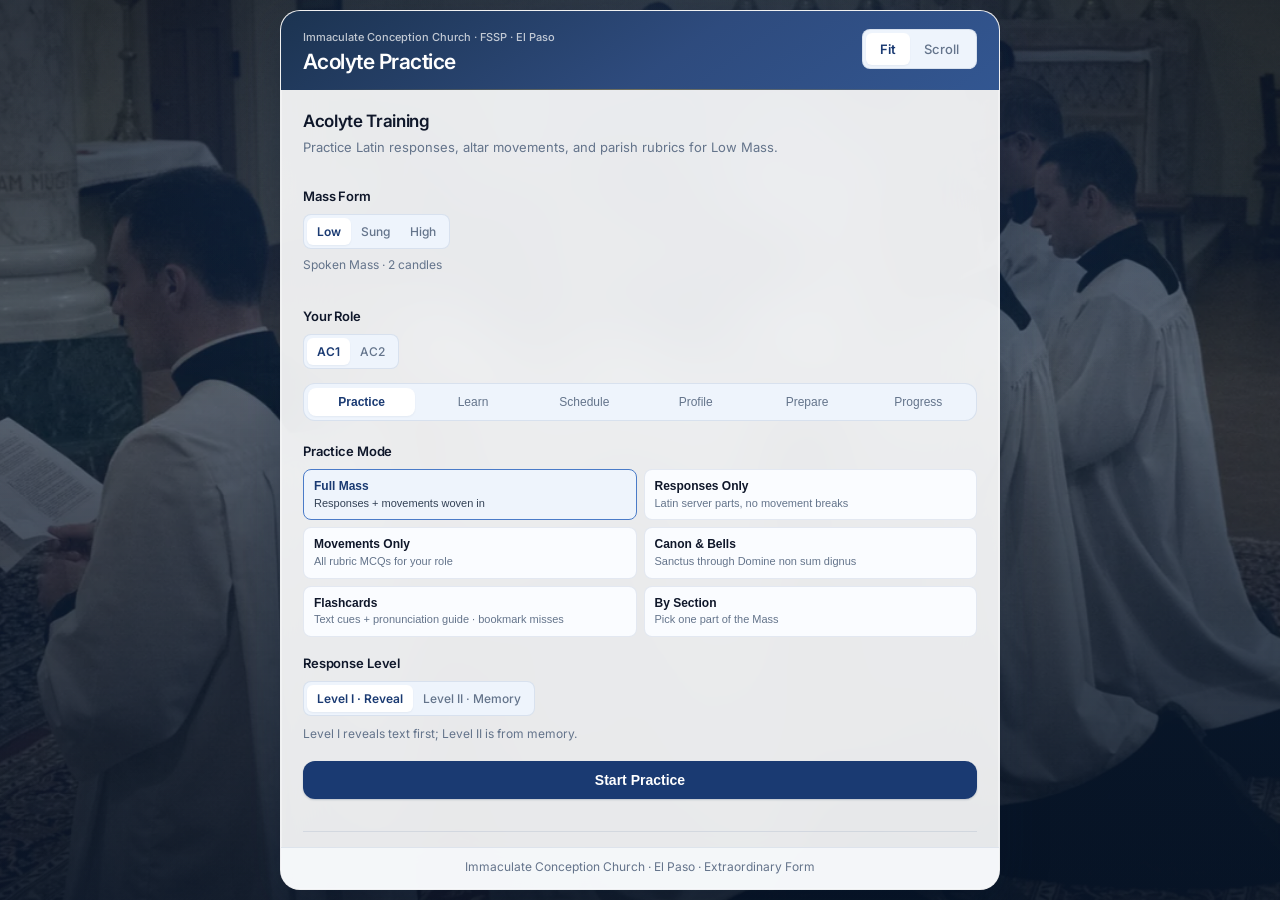
<file: index.html>
<!DOCTYPE html>
<html lang="en" class="layout-fit">
<head>
<meta charset="UTF-8">
<meta name="viewport" content="width=device-width, initial-scale=1.0">
<script>
(function(){
  try{
    var root = document.documentElement;
    root.classList.remove('layout-fit','layout-scroll');
    root.classList.add(localStorage.getItem('altar_layoutScroll') === '1' ? 'layout-scroll' : 'layout-fit');
  }catch(e){}
})();
</script>
<title>Acolyte Practice — Immaculate Conception · El Paso</title>
<meta name="theme-color" content="#004C99">
<meta name="description" content="Acolyte training for Immaculate Conception Church · FSSP · El Paso — practice Latin responses, movements, and parish rubrics.">
<link rel="icon" href="favicon.svg" type="image/svg+xml">
<link rel="icon" href="favicon-32.png" sizes="32x32" type="image/png">
<link rel="apple-touch-icon" href="apple-touch-icon.png">
<link rel="preconnect" href="https://fonts.googleapis.com">
<link rel="preconnect" href="https://fonts.gstatic.com" crossorigin>
<link href="https://fonts.googleapis.com/css2?family=EB+Garamond:ital,wght@0,400;0,500;0,600;1,400&family=Inter:wght@400;500;600;700&display=swap" rel="stylesheet">
<style>
  :root{
    --navy:#1a3a72;
    --navy-deep:#0f2847;
    --blue:#4a7bc8;
    --blue-muted:rgba(74,123,200,.14);
    --blue-subtle:#eef4fc;
    --gold:#c4a035;
    --gold-soft:rgba(196,160,53,.12);
    --bg-base:#eef3fa;
    --surface:#fff;
    --surface-raised:#fafcff;
    --border:rgba(26,58,114,.1);
    --border-strong:rgba(26,58,114,.18);
    --text:#0f172a;
    --text-secondary:#334155;
    --text-muted:#64748b;
    --primary:var(--navy);
    --primary-hover:#153060;
    --primary-soft:var(--blue-subtle);
    --success:#059669;
    --warning:#d97706;
    --danger:#dc2626;
    --font:"Inter",system-ui,-apple-system,"Segoe UI",Roboto,sans-serif;
    --font-latin:"EB Garamond",Georgia,serif;
    --max:720px;
    --radius:12px;
    --radius-sm:8px;
    --radius-lg:16px;
    --radius-xl:20px;
    --shadow-sm:0 1px 2px rgba(15,40,71,.05);
    --shadow:0 4px 24px rgba(15,40,71,.07),0 1px 3px rgba(15,40,71,.04);
    --ease:cubic-bezier(.4,0,.2,1);
    --page:var(--surface);
    --page-warm:var(--surface-raised);
    --page-edge:var(--surface-raised);
    --ink:var(--text);
    --ink-soft:var(--text-muted);
    --rubric:var(--primary);
    --rubric-soft:var(--primary-hover);
    --rubric-deep:var(--primary);
    --ic-blue:var(--primary);
    --ic-blue-light:var(--blue);
    --ic-white:var(--text);
    --border-soft:var(--border);
    --tint:var(--blue-muted);
    --gold-accent:var(--gold);
    --gold-bright:var(--gold);
    --gold-pale:var(--gold-soft);
    --radius-md:var(--radius);
    --radius-pill:999px;
    --font-display:var(--font);
    --font-body:var(--font);
    --shadow-lg:var(--shadow);
  }
  *{box-sizing:border-box;}
  html{-webkit-text-size-adjust:100%;}
  html,body{margin:0;padding:0;}
  html.layout-fit,html.layout-fit body{height:100%;overflow:hidden;}
  html.layout-scroll,html.layout-scroll body{min-height:100dvh;height:auto;overflow-x:hidden;overflow-y:auto;}
  body{
    min-height:100vh;min-height:100dvh;font-family:var(--font);font-size:15px;line-height:1.55;color:var(--text);
    background:var(--navy-deep);
    -webkit-font-smoothing:antialiased;-moz-osx-font-smoothing:grayscale;
  }

  .bg-scene{position:fixed;inset:0;z-index:0;overflow:hidden;pointer-events:none;}
  .bg-photo{
    position:absolute;inset:-8%;
    background-image:url('assets/sanctuary-bg.jpg');
    background-image:image-set(url('assets/sanctuary-bg.webp') type('image/webp'), url('assets/sanctuary-bg.jpg') type('image/jpeg'));
    background-size:cover;background-position:center 35%;
    transform:scale(1.06);will-change:transform;
    animation:bg-drift 36s ease-in-out infinite alternate;
  }
  .bg-overlay{
    position:absolute;inset:0;
    background:
      radial-gradient(ellipse 90% 70% at 50% 15%, rgba(74,123,200,.22), transparent 55%),
      linear-gradient(180deg, rgba(8,22,42,.78) 0%, rgba(15,40,71,.62) 42%, rgba(8,22,42,.88) 100%);
  }
  .bg-overlay::after{
    content:"";position:absolute;inset:0;
    background:radial-gradient(ellipse 100% 100% at 50% 50%, transparent 45%, rgba(8,22,42,.35) 100%);
    opacity:.85;
  }
  @keyframes bg-drift{
    from{transform:scale(1.06) translate3d(0,0,0);}
    to{transform:scale(1.14) translate3d(-1.2%,-1.5%,0);}
  }
  @media (prefers-reduced-motion:reduce){
    .bg-photo{animation:none;transform:scale(1.08);}
  }

  .site-shell{
    position:relative;z-index:1;padding:10px 12px;
    display:flex;justify-content:center;align-items:stretch;box-sizing:border-box;
  }
  html.layout-fit .site-shell{height:100dvh;max-height:100dvh;}
  html.layout-scroll .site-shell{min-height:100dvh;height:auto;max-height:none;padding:20px 16px 32px;}

  .app-frame{
    width:100%;max-width:var(--max);
    display:flex;flex-direction:column;
    background:rgba(255,255,255,.9);
    backdrop-filter:blur(28px) saturate(1.12);
    -webkit-backdrop-filter:blur(28px) saturate(1.12);
    border-radius:var(--radius-xl);
    box-shadow:0 12px 48px rgba(8,22,42,.28),0 0 0 1px rgba(255,255,255,.35) inset;
    border:1px solid rgba(255,255,255,.28);
    overflow:hidden;
  }
  html.layout-fit .app-frame{height:100%;max-height:100%;}
  html.layout-scroll .app-frame{height:auto;max-height:none;}

  .site-header{
    background:linear-gradient(145deg,rgba(15,40,71,.94) 0%,rgba(26,58,114,.9) 55%,rgba(35,74,138,.92) 100%);
    padding:18px 22px 16px;position:relative;flex-shrink:0;
  }
  .site-header::after{
    content:"";position:absolute;inset-inline:28px;bottom:0;height:1px;
    background:linear-gradient(90deg,transparent,rgba(196,160,53,.45),transparent);
  }
  .site-header-inner,.app-main,.site-footer{max-width:none;margin:0;width:100%;}
  .header-row{display:flex;justify-content:space-between;align-items:flex-start;gap:12px;}
  .layout-toggle{padding:2px;background:rgba(255,255,255,.12);border-color:rgba(255,255,255,.2);}
  .layout-toggle button{
    padding:5px 10px;font-size:11px;font-weight:500;color:rgba(255,255,255,.72);
    background:transparent;border:none;border-radius:6px;cursor:pointer;font-family:var(--font);
    transition:all .15s var(--ease);
  }
  .layout-toggle button:hover{color:#fff;}
  .layout-toggle button.active{background:rgba(255,255,255,.18);color:#fff;font-weight:600;}
  .layout-toggle button:focus-visible{outline:2px solid rgba(255,255,255,.6);outline-offset:2px;}

  .app-main{padding:18px 22px;overflow-x:hidden;-webkit-overflow-scrolling:touch;}
  html.layout-fit .app-main{flex:1;min-height:0;overflow-y:auto;}
  html.layout-scroll .app-main{flex:1;min-height:0;overflow-y:visible;padding:28px;}
  .site-footer{
    padding:10px 18px 12px;font-size:12px;color:var(--text-muted);text-align:center;
    border-top:1px solid var(--border);background:rgba(250,252,255,.72);flex-shrink:0;
  }

  .site-eyebrow{margin:0 0 4px;font-size:11px;font-weight:500;color:rgba(255,255,255,.72);}
  .brand h1{margin:0;font-size:1.3125rem;font-weight:600;letter-spacing:-.025em;color:#fff;line-height:1.15;}

  .missal-wrap{width:100%;}
  .ribbon{display:none;}
  .missal{background:transparent;border:none;border-radius:0;padding:0;box-shadow:none;}
  .home-view{width:100%;}
  html.layout-fit .home-view{display:flex;flex-direction:column;min-height:min(100%,100%);}
  html.layout-fit .home-view .panel-header{margin-bottom:10px;}
  html.layout-fit .home-view .panel-header h2{font-size:1.0625rem;margin-bottom:3px;}
  html.layout-fit .home-view .panel-intro{font-size:13px;line-height:1.4;}
  html.layout-fit .home-view .role-block{margin:8px 0 4px;}
  html.layout-fit .home-view .section-head{margin:12px 0 8px;font-size:13px;}
  html.layout-fit .home-view .home-tabs{margin:10px 0 8px;}
  html.layout-fit .home-view .home-tabs button{padding:7px 10px;font-size:12px;}
  html.layout-fit .home-view .mode-grid{grid-template-columns:repeat(2,1fr);gap:7px;}
  html.layout-fit .home-view .mode-btn{padding:9px 10px;font-size:12px;line-height:1.3;border-radius:var(--radius-sm);}
  html.layout-fit .home-view .mode-btn span{font-size:11px;margin-top:2px;line-height:1.25;}
  html.layout-fit .home-view .seg button{padding:6px 10px;font-size:12px;}
  html.layout-fit .home-view .panel-intro[style]{margin-bottom:8px!important;font-size:12px!important;}
  html.layout-fit .home-view .begin-btn.block{margin-top:10px;padding:11px 18px;font-size:14px;}
  html.layout-fit .home-view .utility-toolbar{margin-top:10px;padding-top:10px;justify-content:center;}
  html.layout-fit .home-view .text-link{font-size:13px;padding:4px 2px;}
  html.layout-fit .home-panel{flex:1;min-height:0;}

  .panel-header{margin-bottom:24px;}
  .panel-header h2{margin:0 0 8px;font-size:1.25rem;font-weight:600;letter-spacing:-.02em;color:var(--text);}
  .panel-intro{margin:0;font-size:15px;color:var(--text-muted);line-height:1.6;}

  .meta-row{
    display:flex;justify-content:space-between;align-items:baseline;gap:16px;
    padding-bottom:14px;margin-bottom:22px;border-bottom:1px solid var(--border);
  }
  .step-count{font-size:12px;font-weight:500;color:var(--text-muted);}
  .section-label{font-size:13px;font-weight:600;color:var(--blue);text-align:right;line-height:1.35;}

  .block{margin-bottom:22px;}
  .role{display:flex;align-items:center;gap:8px;font-size:12px;font-weight:600;color:var(--text-muted);margin-bottom:8px;}
  .role .dot{width:6px;height:6px;border-radius:50%;background:var(--blue);flex-shrink:0;}
  .latin{font-family:var(--font-latin);font-size:1.375rem;line-height:1.55;font-style:italic;color:var(--text);}
  .rubric-note,.translation{font-size:15px;color:var(--text-muted);line-height:1.6;}
  .translation{margin-top:8px;}
  .varies-tag,.info-tag{
    font-size:11px;font-weight:500;color:var(--text-muted);border:1px solid var(--border);
    border-radius:6px;padding:2px 8px;margin-left:8px;vertical-align:middle;background:var(--surface-raised);
  }

  .hear-row{display:flex;align-items:center;gap:10px;margin-top:12px;flex-wrap:wrap;}
  .hear-btn,.mini-btn{
    display:inline-flex;align-items:center;gap:6px;background:var(--surface);border:1px solid var(--border);
    color:var(--text-secondary);border-radius:var(--radius-sm);padding:9px 15px;font-family:var(--font);
    font-size:14px;font-weight:500;cursor:pointer;transition:border-color .15s var(--ease),background .15s var(--ease);
  }
  .hear-btn:hover,.mini-btn:hover{background:var(--surface-raised);border-color:var(--border-strong);}
  .hear-btn:focus-visible,.mini-btn:focus-visible,.begin-btn:focus-visible,.nav-btn:focus-visible,.mode-btn:focus-visible,.section-btn:focus-visible{
    outline:2px solid var(--blue);outline-offset:2px;
  }
  .mini-btn.rec-active{background:var(--danger);color:#fff;border-color:var(--danger);}
  .voice-note{font-size:13px;color:var(--text-muted);}

  .server-block{border-top:1px solid var(--border);padding-top:22px;margin-top:6px;}
  .reveal-wrap{position:relative;}
  .reveal-bar{height:4px;width:100%;background:var(--blue-muted);border-radius:999px;overflow:hidden;margin-bottom:14px;}
  .reveal-bar-fill{height:100%;background:var(--blue);width:100%;transform-origin:left;border-radius:999px;}
  @keyframes shrink{from{transform:scaleX(1);}to{transform:scaleX(0);}}
  .locked-msg{font-style:italic;color:var(--text-muted);font-size:15px;padding:12px 0 6px;text-align:center;}
  .fading{animation:fadeout .45s forwards;}
  @keyframes fadeout{to{opacity:0;height:0;margin:0;padding:0;}}

  .record-row{display:flex;align-items:center;gap:12px;margin-top:18px;flex-wrap:wrap;}
  .rec-btn{
    font-size:14px;font-weight:600;border:none;border-radius:var(--radius-sm);padding:11px 20px;cursor:pointer;
    color:#fff;background:var(--navy);display:inline-flex;align-items:center;gap:8px;
    box-shadow:0 1px 2px rgba(15,40,71,.2);transition:background .15s var(--ease),transform .1s var(--ease);
  }
  .rec-btn:hover:not(:disabled){background:var(--primary-hover);}
  .rec-btn:active:not(:disabled){transform:scale(.98);}
  .rec-btn:disabled{background:#cbd5e1;cursor:not-allowed;}
  .rec-btn.recording{background:var(--danger);}
  .rec-dot{width:8px;height:8px;border-radius:50%;background:#fff;display:inline-block;}
  .timer{font-size:13px;color:var(--text-muted);min-width:44px;font-variant-numeric:tabular-nums;}
  audio{height:36px;max-width:260px;border-radius:var(--radius-sm);}
  .status-chip{font-size:12px;font-weight:500;color:var(--text-muted);}

  .compare-box{margin-top:16px;background:var(--surface-raised);border:1px solid var(--border);border-radius:var(--radius);padding:18px;}
  .compare-label{font-size:12px;font-weight:600;color:var(--text-muted);display:block;margin-bottom:6px;}
  .compare-row{margin-bottom:10px;}
  .compare-latin{font-size:17px;}
  .compare-heard{font-size:15px;color:var(--text-muted);font-style:italic;}
  .w-ok{color:var(--success);}
  .w-miss{color:var(--navy);text-decoration:underline;text-decoration-color:rgba(26,58,114,.25);}
  .score-chip{display:inline-block;font-size:12px;font-weight:600;padding:5px 11px;border-radius:999px;margin-top:6px;}
  .score-good{background:#ecfdf5;color:var(--success);}
  .score-mid{background:#fffbeb;color:var(--warning);}
  .score-low{background:#fef2f2;color:var(--danger);}
  .compare-note{margin-top:12px;font-size:13px;color:var(--text-muted);}

  .nav-row{display:flex;justify-content:space-between;align-items:center;width:100%;margin:24px auto 0;gap:12px;}
  .nav-btn{
    font-size:14px;font-weight:500;background:var(--surface);border:1px solid var(--border);color:var(--text);
    padding:10px 18px;border-radius:var(--radius-sm);cursor:pointer;white-space:nowrap;
    transition:background .15s var(--ease),border-color .15s var(--ease);
  }
  .nav-btn:hover:not(:disabled){background:var(--surface-raised);border-color:var(--border-strong);}
  .nav-btn:disabled{opacity:.4;cursor:not-allowed;}
  .progress-track{flex:1;height:5px;background:var(--blue-muted);border-radius:999px;max-width:240px;overflow:hidden;}
  .progress-fill{height:100%;background:var(--blue);border-radius:999px;transition:width .3s var(--ease);}

  .controls{display:flex;gap:8px;align-items:center;margin-bottom:18px;flex-wrap:wrap;width:100%;}
  .seg{
    display:inline-flex;padding:3px;background:var(--blue-subtle);border-radius:var(--radius-sm);
    border:1px solid var(--border);
  }
  .seg button{
    background:transparent;border:none;color:var(--text-muted);font-family:var(--font);font-size:13px;
    font-weight:500;padding:8px 14px;cursor:pointer;border-radius:6px;transition:all .15s var(--ease);
  }
  .seg button.active{background:var(--surface);color:var(--navy);box-shadow:var(--shadow-sm);font-weight:600;}
  .seg button:not(.active):hover{color:var(--text);}
  .toggle-link{
    font-size:13px;font-weight:500;color:var(--text-muted);cursor:pointer;background:var(--surface);
    border:1px solid var(--border);border-radius:var(--radius-sm);padding:9px 15px;
    transition:all .15s var(--ease);
  }
  .toggle-link.active{color:var(--navy);border-color:rgba(74,123,200,.35);background:var(--blue-subtle);}

  .cover,.summary,.settings-view,.recordpriest-view,.rubric-view,.flash-view,.section-view,.learn-view{width:100%;margin:0 auto;}
  .cover h2,.summary h2,.settings-view h2,.recordpriest-view h2,.rubric-view h2,.flash-view h2,.section-view h2,.learn-view h2,.panel-header h2{
    font-size:1.25rem;font-weight:600;letter-spacing:-.02em;color:var(--text);margin-top:0;
  }
  .cover p,.settings-view p{line-height:1.6;font-size:15px;color:var(--text-secondary);}

  .begin-btn{
    font-size:14px;font-weight:600;background:var(--navy);color:#fff;border:none;border-radius:var(--radius-sm);
    padding:12px 22px;cursor:pointer;margin-top:12px;box-shadow:0 1px 2px rgba(15,40,71,.2);
    transition:background .15s var(--ease),transform .1s var(--ease);
  }
  .begin-btn:hover{background:var(--primary-hover);}
  .begin-btn:active{transform:scale(.98);}
  .begin-btn.ghost{background:var(--surface);border:1px solid var(--border);color:var(--text-secondary);box-shadow:none;}
  .begin-btn.ghost:hover{background:var(--surface-raised);}
  .begin-btn.block{display:block;width:100%;text-align:center;padding:14px 24px;border-radius:var(--radius);font-size:15px;margin-top:16px;}
  .utility-toolbar{display:flex;flex-wrap:wrap;gap:8px;margin-top:24px;padding-top:18px;border-top:1px solid var(--border);}
  .text-link{
    font-size:14px;font-weight:500;color:var(--text-muted);background:none;border:none;padding:10px 4px;
    cursor:pointer;font-family:var(--font);transition:color .15s var(--ease);
  }
  .text-link:hover{color:var(--navy);}

  .summary-item{border-bottom:1px solid var(--border);padding:16px 0;}
  .summary-item:last-child{border-bottom:none;}
  .summary-item .sec{font-size:12px;font-weight:600;color:var(--gold);}
  .summary-item .lat{font-family:var(--font-latin);font-style:italic;margin:6px 0 10px;font-size:16px;}
  .restart-btn{margin-top:20px;width:100%;}

  .field-label{font-size:13px;font-weight:600;color:var(--text-secondary);display:block;margin:18px 0 8px;}
  .section-head{font-size:14px;font-weight:600;color:var(--text);letter-spacing:-.01em;display:block;margin:22px 0 12px;}
  .section-head:first-child{margin-top:0;}
  .text-input{
    width:100%;padding:11px 14px;border:1px solid var(--border);border-radius:var(--radius-sm);
    font-family:var(--font);font-size:15px;background:var(--surface);transition:border-color .15s,box-shadow .15s;
  }
  .text-input:focus{outline:none;border-color:var(--blue);box-shadow:0 0 0 3px rgba(74,123,200,.15);}
  select.text-input{cursor:pointer;}
  .settings-note{font-size:13px;color:var(--text-muted);margin-top:6px;}

  .rp-item{border-bottom:1px solid var(--border);padding:16px 0;}
  .rp-item .sec{font-size:12px;font-weight:600;color:var(--text-muted);}
  .rp-item .lat{font-family:var(--font-latin);font-style:italic;margin:5px 0 12px;font-size:16px;}
  .rp-controls{display:flex;align-items:center;gap:10px;flex-wrap:wrap;}

  .mode-grid{display:grid;grid-template-columns:repeat(2,1fr);gap:10px;margin:0 0 4px;}
  .mode-btn{
    font-size:14px;font-weight:600;background:var(--surface-raised);border:1px solid var(--border);color:var(--text);
    border-radius:var(--radius);padding:15px 16px;cursor:pointer;text-align:left;line-height:1.45;
    transition:border-color .15s var(--ease),background .15s var(--ease),transform .1s var(--ease);
  }
  .mode-btn:hover{border-color:rgba(74,123,200,.3);background:var(--surface);}
  .mode-btn:active{transform:scale(.985);}
  .mode-btn.active{
    border-color:var(--blue);background:var(--blue-subtle);color:var(--navy);
  }
  .mode-btn span{display:block;font-size:13px;font-weight:400;color:var(--text-muted);margin-top:5px;line-height:1.4;}
  .mode-btn.active span{color:var(--text-secondary);}
  .mode-btn.disabled,.mode-btn:disabled{opacity:.45;cursor:not-allowed;pointer-events:none;}

  .mode-grid.mode-grid-merge .mode-btn:not(.role-pop-out){
    transition:transform .48s cubic-bezier(.34,1.2,.64,1), opacity .48s ease;
  }
  .practice-resp-only{transform-origin:center center;overflow:hidden;}
  .practice-resp-only.role-pop-out{
    animation:rolePopOut .48s cubic-bezier(.4,0,.2,1) forwards;
    pointer-events:none;z-index:1;
  }
  .practice-resp-only.role-pop-in{
    animation:rolePopIn .52s cubic-bezier(.34,1.25,.64,1) forwards;
  }
  @keyframes rolePopOut{
    0%{opacity:1;transform:scale(1);filter:blur(0);max-height:140px;}
    38%{opacity:1;transform:scale(1.08);filter:blur(0);}
    100%{opacity:0;transform:scale(.7);filter:blur(8px);max-height:0;margin:0!important;padding-top:0!important;padding-bottom:0!important;border-width:0;}
  }
  @keyframes rolePopIn{
    0%{opacity:0;transform:scale(.65);filter:blur(8px);max-height:0;}
    55%{opacity:1;transform:scale(1.06);filter:blur(0);max-height:140px;}
    100%{opacity:1;transform:scale(1);filter:blur(0);max-height:200px;}
  }
  #levelBlock.level-collapsed{max-height:0!important;opacity:0;margin:0!important;padding:0!important;pointer-events:none;overflow:hidden;}

  .home-tabs{
    display:flex;gap:4px;margin:24px 0;padding:4px;background:var(--blue-subtle);
    border-radius:var(--radius);border:1px solid var(--border);overflow-x:auto;-webkit-overflow-scrolling:touch;
  }
  .home-tabs button{
    flex:1;min-width:max-content;background:transparent;border:none;border-radius:var(--radius-sm);
    font-size:13px;font-weight:500;padding:10px 14px;cursor:pointer;color:var(--text-muted);white-space:nowrap;
    transition:all .15s var(--ease);
  }
  .home-tabs button:hover{color:var(--text);}
  .home-tabs button.active{
    background:var(--surface);color:var(--navy);font-weight:600;box-shadow:var(--shadow-sm);
  }

  .role-block{margin:14px 0 6px;}
  .role-block .field-label{margin-top:0;}
  .role-seg{flex-wrap:wrap;}
  .role-seg button{flex:1 1 auto;min-width:fit-content;font-size:13px;padding:8px 12px;}

  .rubric-item{border-bottom:1px solid var(--border);padding:16px 0;}
  .rubric-item .sec{font-size:12px;font-weight:600;color:var(--text-muted);}
  .rubric-item .q{font-size:15px;margin:6px 0 4px;}
  .rubric-item .ans{font-size:14px;color:var(--blue);font-weight:500;}
  .rubric-item .exp{font-size:13px;color:var(--text-muted);margin-top:4px;}

  .flash-card{
    min-height:200px;display:flex;flex-direction:column;justify-content:center;align-items:center;text-align:center;
    cursor:pointer;padding:32px 24px 28px;border:1px solid var(--border);border-radius:var(--radius-lg);
    background:var(--surface-raised);margin:18px 0;transition:box-shadow .15s var(--ease);position:relative;
  }
  .flash-card:hover{box-shadow:var(--shadow-sm);}
  .flash-card-head{display:flex;align-items:center;justify-content:center;gap:10px;width:100%;margin-bottom:14px;flex-wrap:wrap;}
  .flash-card .hint{font-size:12px;font-weight:600;color:var(--text-muted);margin:0;}
  .flash-hint-btn{
    flex-shrink:0;width:36px;height:36px;border-radius:50%;border:1px solid var(--border);
    background:var(--surface);cursor:pointer;font-size:18px;line-height:1;display:flex;align-items:center;justify-content:center;
    transition:background .15s var(--ease),border-color .15s var(--ease),transform .1s var(--ease);
  }
  .flash-hint-btn:hover{background:var(--gold-subtle, rgba(201,162,39,.12));border-color:var(--gold);}
  .flash-hint-btn.active{background:var(--gold-subtle, rgba(201,162,39,.18));border-color:var(--gold);box-shadow:0 0 0 2px rgba(201,162,39,.25);}
  .flash-hint-btn:active{transform:scale(.94);}
  .flash-hint-btn.flash-bookmark-btn.active{background:rgba(196,160,53,.22);border-color:var(--gold);box-shadow:0 0 0 2px rgba(196,160,53,.3);}
  .flash-toolbar{display:flex;flex-wrap:wrap;gap:8px;justify-content:center;margin:0 0 12px;}
  .flash-toolbar .mini-btn{font-size:13px;padding:8px 12px;}
  .flash-toolbar .mini-btn.active{background:var(--blue-subtle);border-color:var(--blue);color:var(--navy);}
  .flash-hint-reveal{
    margin-top:14px;padding:10px 14px;border-radius:var(--radius-sm);
    background:var(--blue-subtle);border:1px dashed rgba(74,123,200,.35);font-size:14px;color:var(--navy);max-width:100%;
  }
  .flash-hint-reveal .flash-hint-label{font-size:11px;font-weight:600;text-transform:uppercase;letter-spacing:.04em;color:var(--text-muted);margin-bottom:4px;}
  .flash-hint-reveal .flash-hint-latin{font-family:var(--font-latin);font-size:1.125rem;font-style:italic;}
  .flash-cue-reveal{
    margin-top:12px;padding:10px 12px;border-radius:var(--radius-sm, 8px);
    background:var(--blue-subtle, rgba(59,130,246,.08));border:1px solid var(--border);
    text-align:left;max-width:100%;
  }
  .flash-cue-reveal .flash-cue-text{font-size:14px;line-height:1.55;color:var(--ink-soft);}
  .flash-pronounce-reveal{
    margin-top:14px;padding:12px 14px;border-radius:var(--radius-sm);text-align:left;max-width:100%;
    background:rgba(196,160,53,.1);border:1px solid rgba(196,160,53,.35);
  }
  .flash-pronounce-reveal .phonetic{font-size:15px;line-height:1.55;color:var(--navy);margin:0;}
  .flash-pronounce-reveal .flash-pronounce-note{font-size:12px;color:var(--text-muted);margin-top:6px;font-style:italic;}
  .flash-card .main{font-family:var(--font-latin);font-size:1.3125rem;line-height:1.5;max-width:100%;}

  .flash-nav{display:flex;justify-content:space-between;align-items:center;margin-top:16px;gap:10px;}
  .section-list{display:flex;flex-direction:column;gap:8px;margin:14px 0;}
  .section-btn{
    font-size:15px;text-align:left;font-weight:500;background:var(--surface);border:1px solid var(--border);
    border-radius:var(--radius-sm);padding:14px 16px;cursor:pointer;color:var(--text);
    transition:background .15s var(--ease),border-color .15s var(--ease);
  }
  .section-btn:hover{background:var(--surface-raised);border-color:var(--border-strong);}

  .guide-item{border-bottom:1px solid var(--border);padding:16px 0;}
  .guide-item.guide-movement{
    background:var(--surface-raised);margin:0 -4px;padding:16px;border-radius:var(--radius);
    border:1px solid var(--border);margin-bottom:10px;
  }
  .guide-scroll{max-height:70vh;overflow-y:auto;padding-right:4px;scrollbar-width:thin;}

  .glossary-row{border-bottom:1px solid var(--border);padding:14px 0;}
  .glossary-row .lat{font-family:var(--font-latin);font-size:17px;font-style:italic;}
  .glossary-row .eng{font-size:14px;color:var(--text-muted);}
  .glossary-row .when{font-size:12px;color:var(--text-muted);font-weight:500;margin-top:4px;}

  .bell-row{display:flex;gap:14px;border-bottom:1px solid var(--border);padding:14px 0;align-items:flex-start;}
  .bell-row .moment{flex:1;font-size:15px;}
  .bell-row .action{flex:1;font-size:14px;color:var(--blue);font-weight:500;}

  .check-row{
    display:flex;align-items:flex-start;gap:12px;padding:12px 8px;border-bottom:1px solid var(--border);
    cursor:pointer;border-radius:var(--radius-sm);margin:0 -8px;transition:background .15s var(--ease);
  }
  .check-row:hover{background:var(--surface-raised);}
  .check-row input{margin-top:4px;accent-color:var(--navy);width:18px;height:18px;cursor:pointer;}
  .check-row label{cursor:pointer;font-size:15px;flex:1;}
  .check-row.done label{color:var(--text-muted);text-decoration:line-through;}

  .stat-block{
    margin:14px 0;padding:18px;background:var(--surface-raised);border-radius:var(--radius);
    border:1px solid var(--border);
  }
  .stat-block .label{font-size:12px;font-weight:600;color:var(--text-muted);}
  .stat-block .value{font-size:1.625rem;color:var(--text);margin-top:6px;font-weight:600;letter-spacing:-.02em;}
  .stat-bar{height:6px;background:var(--blue-muted);border-radius:999px;margin-top:10px;overflow:hidden;}
  .stat-bar-fill{height:100%;background:var(--blue);border-radius:999px;transition:width .35s var(--ease);}
  .weak-item{display:flex;justify-content:space-between;align-items:center;padding:12px 0;border-bottom:1px solid var(--border);gap:12px;}
  .weak-item .lat{font-family:var(--font-latin);font-size:14px;font-style:italic;flex:1;}

  .phonetic{font-size:14px;color:var(--text-muted);margin-top:6px;}
  .ref-block{margin:14px 0;}
  .ref-table{width:100%;border-collapse:collapse;font-size:14px;}
  .ref-table th,.ref-table td{border-bottom:1px solid var(--border);padding:10px 8px;text-align:left;vertical-align:top;}
  .ref-table th{font-size:12px;font-weight:600;color:var(--text-muted);}
  .lesson-body{white-space:pre-wrap;font-size:15px;line-height:1.65;margin:14px 0;}
  .source-note{font-size:13px;color:var(--text-muted);margin-bottom:16px;padding-bottom:14px;border-bottom:1px solid var(--border);}

  .sched-card{
    border:1px solid var(--border);border-radius:var(--radius);padding:18px;margin-bottom:12px;
    background:var(--surface);transition:box-shadow .15s var(--ease);
  }
  .sched-card:hover{box-shadow:var(--shadow-sm);}
  .sched-card.mine{border-color:rgba(74,123,200,.35);background:var(--blue-subtle);}
  .sched-card.trade-offer{border-color:rgba(217,119,6,.35);}
  .sched-head{margin-bottom:10px;}
  .sched-date{font-size:15px;font-weight:600;color:var(--text);letter-spacing:-.01em;}
  .sched-meta{font-size:13px;color:var(--text-muted);margin-top:3px;}
  .slot-row{display:flex;align-items:center;justify-content:space-between;gap:10px;padding:10px 0;border-top:1px solid var(--border);}
  .slot-row:first-of-type{border-top:none;}
  .slot-label{font-size:12px;font-weight:600;color:var(--text-muted);min-width:36px;}
  .slot-name{flex:1;font-size:15px;}
  .slot-open{color:var(--text-muted);font-style:italic;}
  .slot-trade{font-size:12px;color:var(--warning);font-weight:600;}
  .slot-actions{display:flex;flex-wrap:wrap;gap:8px;justify-content:flex-end;}

  .profile-header{text-align:center;margin-bottom:24px;}
  .profile-avatar{
    width:80px;height:80px;border-radius:50%;background:linear-gradient(145deg,var(--navy),var(--blue));
    color:#fff;font-size:1.375rem;font-weight:600;margin:0 auto 14px;overflow:hidden;
    display:flex;align-items:center;justify-content:center;box-shadow:0 4px 12px rgba(15,40,71,.15);
  }
  .profile-avatar img{width:100%;height:100%;object-fit:cover;}
  .avatar-picker{display:block;cursor:pointer;margin:0 auto 8px;width:fit-content;}
  .avatar-picker input{display:none;}
  .avatar-hint{font-size:13px;color:var(--text-muted);display:block;margin-top:6px;}
  .admin-form{
    display:grid;gap:10px;margin-bottom:16px;padding:18px;background:var(--surface-raised);
    border-radius:var(--radius);border:1px solid var(--border);
  }
  .admin-form input,.admin-form select{
    padding:11px 14px;border:1px solid var(--border);border-radius:var(--radius-sm);
    font-family:var(--font);font-size:15px;background:var(--surface);
  }
  .admin-form label{font-size:12px;font-weight:600;color:var(--text-muted);}
  .mini-btn.admin{background:var(--navy);color:#fff;border-color:var(--navy);}
  .points-badge{
    display:inline-block;background:var(--gold-soft);color:#8a6918;font-size:13px;font-weight:600;
    padding:5px 14px;border-radius:999px;margin-top:10px;border:1px solid rgba(196,160,53,.25);
  }
  .sched-subtabs{display:flex;gap:6px;margin-bottom:14px;flex-wrap:wrap;}
  .sched-subtabs button{
    font-size:13px;font-weight:500;padding:8px 14px;border:1px solid var(--border);
    border-radius:999px;background:var(--surface);cursor:pointer;color:var(--text-muted);
    transition:all .15s var(--ease);
  }
  .sched-subtabs button.active{background:var(--navy);color:#fff;border-color:var(--navy);}

  .mq-opt{border-radius:var(--radius-sm)!important;}

  @media (max-width:600px){
    html.layout-fit .site-shell{padding:8px 10px;}
    html.layout-scroll .site-shell{padding:12px 12px 24px;}
    .site-header{padding:14px 16px 12px;}
    .site-header::after{inset-inline:16px;}
    html.layout-fit .app-main{padding:14px 16px;}
    html.layout-scroll .app-main{padding:20px 16px;}
    .mode-grid{grid-template-columns:1fr;}
    html.layout-fit .home-view .mode-grid{grid-template-columns:repeat(2,1fr);}
    .latin{font-size:1.2rem;}
    .meta-row{flex-direction:column;align-items:flex-start;gap:4px;}
    .section-label{text-align:left;}
    .brand h1{font-size:1.1875rem;}
    .app-frame{border-radius:14px;}
  }
  @media (max-height:740px){
    html.layout-fit .site-header{padding:12px 16px 10px;}
    html.layout-fit .site-eyebrow{font-size:10px;}
    html.layout-fit .brand h1{font-size:1.125rem;}
    html.layout-fit .app-main{padding:12px 14px;}
    html.layout-fit .home-view .panel-header{display:none;}
    html.layout-fit .home-view .home-tabs{margin:6px 0;}
    html.layout-fit .home-view .mode-btn{padding:7px 8px;font-size:11px;}
    html.layout-fit .home-view .mode-btn span{font-size:10px;}
    html.layout-fit .home-view .section-head{margin:8px 0 6px;}
    html.layout-fit .site-footer{padding:8px 14px;font-size:11px;}
  }
</style>
</head>
<body>

<div class="bg-scene" aria-hidden="true">
  <div class="bg-photo" id="bgPhoto"></div>
  <div class="bg-overlay"></div>
</div>

<div class="site-shell">
<div class="app-frame">
<header class="site-header">
  <div class="site-header-inner">
    <div class="header-row">
      <div class="brand">
        <p class="site-eyebrow">Immaculate Conception Church · FSSP · El Paso</p>
        <h1>Acolyte Practice</h1>
      </div>
      <div class="seg layout-toggle" role="group" aria-label="Page layout">
        <button type="button" data-layout="fit" id="layoutFitBtn">Fit</button>
        <button type="button" data-layout="scroll" id="layoutScrollBtn">Scroll</button>
      </div>
    </div>
  </div>
</header>

<main id="app" class="app-main"></main>

<footer class="site-footer">
  Immaculate Conception Church · El Paso · Extraordinary Form
</footer>
</div>
</div>

<script src="schedule-local.js"></script>
<script src="data/obrien-data.js"></script>
<script src="data/mass-forms-data.js"></script>
<script>
const app = document.getElementById('app');

function showBootError(title, detail){
  app.innerHTML = `<div class="cover"><div class="missal"><h2>${title}</h2><p style="color:var(--ink-soft);">${detail}</p><p style="color:var(--ink-soft); font-size:14px; margin-top:16px;">If you maintain this site, ensure <code>data/obrien-data.js</code> and <code>schedule-local.js</code> are deployed alongside <code>index.html</code>.</p></div></div>`;
}

if(typeof initScheduleBackend !== 'function'){
  showBootError('App failed to load', 'Missing <strong>schedule-local.js</strong> (could not find <code>initScheduleBackend</code>).');
  throw new Error('Missing schedule-local.js');
}
if(typeof O_BRIEN_MOVEMENTS === 'undefined'){
  showBootError('App failed to load', 'Missing <strong>data/obrien-data.js</strong> (could not find <code>O_BRIEN_MOVEMENTS</code>).');
  throw new Error('Missing data/obrien-data.js');
}
if(typeof getMovementsForForm !== 'function'){
  showBootError('App failed to load', 'Missing <strong>data/mass-forms-data.js</strong> (could not find <code>getMovementsForForm</code>).');
  throw new Error('Missing mass-forms-data.js');
}

/* ============ FULL MASS SEQUENCE (server's parts) ============ */
const STEPS = [
{section:"Sign of the Cross", priest:"In nómine Patris, et Fílii, et Spíritus Sancti.", priestT:"In the name of the Father, and of the Son, and of the Holy Ghost.",
 server:"Amen.", serverT:"Amen."},

{section:"Psalm 42 — Judica Me", priest:"Introíbo ad altáre Dei.", priestT:"I will go in unto the altar of God.",
 server:"Ad Deum qui lætíficat juventútem meam.", serverT:"To God, who giveth joy to my youth."},

{section:"Psalm 42 — Judica Me", priest:"Júdica me, Deus, et discérne causam meam de gente non sancta: ab hómine iníquo et dolóso érue me.", priestT:"Judge me, O God, and distinguish my cause from the nation that is not holy.",
 server:"Quia tu es, Deus, fortitúdo mea: quare me repulísti, et quare tristis incédo, dum afflígit me inimícus?", serverT:"For Thou, O God, art my strength: why hast Thou cast me off?"},

{section:"Psalm 42 — Judica Me", priest:"Emítte lucem tuam, et veritátem tuam: ipsa me deduxérunt, et adduxérunt in montem sanctum tuum, et in tabernácula tua.", priestT:"Send forth Thy light and Thy truth: they have led me to Thy holy hill.",
 server:"Et introíbo ad altáre Dei: ad Deum qui lætíficat juventútem meam.", serverT:"And I will go in unto the altar of God: to God, who giveth joy to my youth."},

{section:"Psalm 42 — Judica Me", priest:"Confitébor tibi in cíthara, Deus, Deus meus: quare tristis es, ánima mea? et quare contúrbas me?", priestT:"I will praise Thee upon the harp, O God: why art thou sad, my soul?",
 server:"Spera in Deo, quóniam adhuc confitébor illi: salutáre vultus mei, et Deus meus.", serverT:"Hope in God, for I will still praise Him: who is the salvation of my countenance."},

{section:"Psalm 42 — Judica Me", priest:"Glória Patri, et Fílio, et Spirítui Sancto.", priestT:"Glory be to the Father, and to the Son, and to the Holy Ghost.",
 server:"Sicut erat in princípio, et nunc, et semper: et in sǽcula sæculórum. Amen.", serverT:"As it was in the beginning, is now, and ever shall be, world without end. Amen."},

{section:"Psalm 42 — Judica Me", priest:"Introíbo ad altáre Dei.", priestT:"I will go in unto the altar of God.",
 server:"Ad Deum qui lætíficat juventútem meam.", serverT:"To God, who giveth joy to my youth."},

{section:"Versicle", priest:"Adjutórium nostrum in nómine Dómini.", priestT:"Our help is in the name of the Lord.",
 server:"Qui fecit cælum et terram.", serverT:"Who made heaven and earth."},

{section:"Confiteor", priest:"Confíteor Deo omnipoténti, beátæ Maríæ semper Vírgini, beáto Michaéli Archángelo, beáto Joánni Baptístæ, sanctis Apóstolis Petro et Paulo, ómnibus Sanctis, et vobis fratres: quia peccávi nimis cogitatióne, verbo et ópere: mea culpa, mea culpa, mea máxima culpa. Ideo precor beátam Maríam semper Vírginem, beátum Michaélem Archángelum, beátum Joánnem Baptístam, sanctos Apóstolos Petrum et Paulum, omnes Sanctos, et vos fratres, oráre pro me ad Dóminum Deum nostrum.",
 priestT:"I confess to almighty God... that I have sinned exceedingly... and you, brethren, to pray for me to the Lord our God.",
 server:"Misereátur tui omnípotens Deus, et, dimíssis peccátis tuis, perdúcat te ad vitam ætérnam.", serverT:"May almighty God have mercy on thee, forgive thee thy sins, and bring thee to life everlasting."},

{section:"Confiteor", priest:"Amen.", priestT:"Amen.",
 server:"Confíteor Deo omnipoténti, beátæ Maríæ semper Vírgini, beáto Michaéli Archángelo, beáto Joánni Baptístæ, sanctis Apóstolis Petro et Paulo, ómnibus Sanctis, et tibi pater: quia peccávi nimis cogitatióne, verbo et ópere: mea culpa, mea culpa, mea máxima culpa. Ideo precor beátam Maríam semper Vírginem, beátum Michaélem Archángelum, beátum Joánnem Baptístam, sanctos Apóstolos Petrum et Paulum, omnes Sanctos, et te pater, oráre pro me ad Dóminum Deum nostrum.",
 serverT:"I confess to almighty God... and to thee, father, that I have sinned exceedingly... and thee, father, to pray for me to the Lord our God."},

{section:"Confiteor", priest:"Misereátur vestri omnípotens Deus, et, dimíssis peccátis vestris, perdúcat vos ad vitam ætérnam.", priestT:"May almighty God have mercy upon you, forgive you your sins, and bring you to life everlasting.",
 server:"Amen.", serverT:"Amen."},

{section:"Confiteor", priest:"Indulgéntiam, absolutiónem, et remissiónem peccatórum nostrórum tríbuat nobis omnípotens et miséricors Dóminus.", priestT:"May the almighty and merciful Lord grant us pardon, absolution, and remission of our sins.",
 server:"Amen.", serverT:"Amen."},

{section:"Versicles Before the Altar", priest:"Deus, tu convérsus vivificábis nos.", priestT:"Thou wilt turn again, O God, and quicken us.",
 server:"Et plebs tua lætábitur in te.", serverT:"And Thy people shall rejoice in Thee."},

{section:"Versicles Before the Altar", priest:"Osténde nobis, Dómine, misericórdiam tuam.", priestT:"Show us, O Lord, Thy mercy.",
 server:"Et salutáre tuum da nobis.", serverT:"And grant us Thy salvation."},

{section:"Versicles Before the Altar", priest:"Dómine, exáudi oratiónem meam.", priestT:"O Lord, hear my prayer.",
 server:"Et clamor meus ad te véniat.", serverT:"And let my cry come unto Thee."},

{section:"Versicles Before the Altar", priest:"Dóminus vobíscum.", priestT:"The Lord be with you.",
 server:"Et cum spíritu tuo.", serverT:"And with thy spirit."},

{section:"Collect (at the foot of the altar)", priest:"Orémus. Aufer a nobis, quǽsumus, Dómine, iniquitátes nostras: ut ad Sancta sanctórum puris mereámur méntibus introíre. Per Christum Dóminum nostrum.", priestT:"Let us pray. Take away from us our iniquities, that we may enter with pure minds into the Holy of Holies.",
 server:"Amen.", serverT:"Amen.", priestOnly:true},

{section:"Collect (at the foot of the altar)", priest:"Orámus te, Dómine, per mérita Sanctórum tuórum, quorum relíquiæ hic sunt, et ómnium Sanctórum: ut indulgére dignéris ómnia peccáta mea.", priestT:"We beseech Thee, O Lord, by the merits of Thy Saints, to forgive me all my sins.",
 server:"Amen.", serverT:"Amen.", priestOnly:true},

{section:"Kyrie", priest:"Kýrie, eléison. Kýrie, eléison. Kýrie, eléison. Christe, eléison. Christe, eléison. Christe, eléison. Kýrie, eléison. Kýrie, eléison. Kýrie, eléison.", priestT:"Lord, have mercy (×3). Christ, have mercy (×3). Lord, have mercy (×3).",
 server:"Kýrie, eléison. Kýrie, eléison. Kýrie, eléison. Christe, eléison. Christe, eléison. Christe, eléison. Kýrie, eléison. Kýrie, eléison. Kýrie, eléison.", serverT:"Lord, have mercy (×3). Christ, have mercy (×3). Lord, have mercy (×3)."},

{section:"Gloria", priest:"(The Gloria is sung or recited by the Priest when prescribed.)", priestT:"Glory to God in the highest… (when said)", varies:true,
 server:"Et cum spíritu tuo.", serverT:"And with thy spirit.", note:"Respond after Dominus vobiscum following the Gloria."},

{section:"Before the Collect of the Day", priest:"Dóminus vobíscum.", priestT:"The Lord be with you.",
 server:"Et cum spíritu tuo.", serverT:"And with thy spirit."},

{section:"The Collect", priest:"Orémus. [The Collect of the day is prayed here — its text varies.] ...Per ómnia sǽcula sæculórum.", priestT:"Let us pray. [Collect of the day] ...world without end.", varies:true,
 server:"Amen.", serverT:"Amen."},

{section:"Epistle", priest:"[The Epistle is read — its text varies by day.]", priestT:"[Epistle of the day]", varies:true,
 server:"Deo grátias.", serverT:"Thanks be to God.",
 flashCue:"When the Priest finishes the Epistle, watch for his signal: he turns his head toward you or drops his left hand flat on the altar to the side — then respond Deo gratias."},

{section:"Before the Gospel", priest:"Dóminus vobíscum.", priestT:"The Lord be with you.",
 server:"Et cum spíritu tuo.", serverT:"And with thy spirit."},

{section:"Gospel", priest:"Sequéntia sancti Evangélii secúndum [N].", priestT:"The continuation of the holy Gospel according to [N].", varies:true,
 server:"Glória tibi, Dómine.", serverT:"Glory be to Thee, O Lord."},

{section:"After the Gospel", priest:"(End of the Gospel)", priestT:"(End of the Gospel)",
 server:"Laus tibi, Christe.", serverT:"Praise to Thee, O Christ."},

{section:"Credo", priest:"(The Creed is intoned by the Priest at the middle of the altar.)", priestT:"(intoned)",
 server:"Credo in unum Deum, Patrem omnipoténtem, factórem cæli et terræ, visibílium ómnium, et invisibílium. Et in unum Dóminum Jesum Christum, Fílium Dei unigénitum. Et ex Patre natum ante ómnia sǽcula. Deum de Deo, lumen de lúmine, Deum verum de Deo vero. Génitum, non factum, consubstantiálem Patri: per quem ómnia facta sunt. Qui propter nos hómines, et propter nostram salútem descéndit de cælis. Et incarnátus est de Spíritu Sancto ex María Vírgine: et homo factus est. Crucifíxus étiam pro nobis: sub Póntio Piláto passus, et sepúltus est. Et resurréxit tértia die, secúndum Scriptúras. Et ascéndit in cælum: sedet ad déxteram Patris. Et íterum ventúrus est cum glória judicáre vivos, et mórtuos: cujus regni non erit finis. Et in Spíritum Sanctum, Dóminum, et vivificántem: qui ex Patre, Filióque procédit. Qui cum Patre, et Fílio simul adorátur, et conglorificátur: qui locútus est per Prophétas. Et unam sanctam cathólicam et apostólicam Ecclésiam. Confíteor unum baptísma in remissiónem peccatórum. Et expécto resurrectiónem mórtuorum. Et vitam ventúri sǽculi. Amen.",
 serverT:"I believe in one God, the Father almighty... and the life of the world to come. Amen.", referenceOnly:true},

{section:"Before the Offertory", priest:"Dóminus vobíscum.", priestT:"The Lord be with you.",
 server:"Et cum spíritu tuo.", serverT:"And with thy spirit."},

{section:"Offertory — Oráte Fratres", priest:"Oráte, fratres: ut meum ac vestrum sacrifícium acceptábile fiat apud Deum Patrem omnipoténtem.", priestT:"Pray, brethren, that my sacrifice and yours may be acceptable to God the Father almighty.",
 server:"Suscípiat Dóminus sacrifícium de mánibus tuis ad laudem et glóriam nóminis sui, ad utilitátem quoque nostram, totiúsque Ecclésiæ suæ sanctæ.", serverT:"May the Lord receive the sacrifice from thy hands, to the praise and glory of His name, to our benefit and that of all His holy Church."},

{section:"Secret", priest:"[The Secret prayer is said silently, ending aloud:] ...Per ómnia sǽcula sæculórum.", priestT:"[Secret of the day, ending] ...world without end.", varies:true,
 server:"Amen.", serverT:"Amen.", priestOnly:true},

{section:"Preface", priest:"Dóminus vobíscum.", priestT:"The Lord be with you.",
 server:"Et cum spíritu tuo.", serverT:"And with thy spirit."},

{section:"Preface", priest:"Sursum corda.", priestT:"Lift up your hearts.",
 server:"Habémus ad Dóminum.", serverT:"We have lifted them up unto the Lord."},

{section:"Preface", priest:"Grátias agámus Dómino Deo nostro.", priestT:"Let us give thanks to the Lord our God.",
 server:"Dignum et justum est.", serverT:"It is meet and just."},

{section:"Sanctus", priest:"(The Priest concludes the Preface aloud and continues the Canon in silence.)", priestT:"(silent Canon begins)",
 server:"Sánctus, Sánctus, Sánctus, Dóminus Deus Sábaoth. Pleni sunt cæli et terra glória tua. Hosánna in excélsis. Benedíctus qui venit in nómine Dómini. Hosánna in excélsis.", serverT:"Holy, Holy, Holy, Lord God of Hosts. Heaven and earth are full of Thy glory. Hosanna in the highest. Blessed is He who cometh in the name of the Lord. Hosanna in the highest.", referenceOnly:true},

{section:"End of the Canon", priest:"(The Priest, having consecrated in silence, concludes aloud:) ...Per ómnia sǽcula sæculórum.", priestT:"(silent Canon, then aloud) ...world without end.",
 server:"Amen.", serverT:"Amen."},

{section:"Pater Noster", priest:"Pater noster, qui es in cælis: sanctificétur nomen tuum: advéniat regnum tuum: fiat volúntas tua, sicut in cælo, et in terra. Panem nostrum quotidiánum da nobis hódie: et dimítte nobis débita nostra, sicut et nos dimíttimus debitóribus nostris. Et ne nos indúcas in tentatiónem.", priestT:"Our Father, who art in heaven... and lead us not into temptation.",
 server:"Sed líbera nos a malo.", serverT:"But deliver us from evil."},

{section:"Pater Noster", priest:"(The Priest continues silently, then concludes aloud:) ...Per ómnia sǽcula sæculórum.", priestT:"(silent embolism, then aloud) ...world without end.",
 server:"Amen.", serverT:"Amen.", priestOnly:true},

{section:"Pax Domini", priest:"Pax Dómini sit semper vobíscum.", priestT:"May the peace of the Lord be always with you.",
 server:"Et cum spíritu tuo.", serverT:"And with thy spirit."},

{section:"Agnus Dei", priest:"(Said by the Priest bowing before the Blessed Sacrament.)", priestT:"(said quietly)",
 server:"Agnus Dei, qui tollis peccáta mundi: miserére nobis. Agnus Dei, qui tollis peccáta mundi: miserére nobis. Agnus Dei, qui tollis peccáta mundi: dona nobis pacem.", serverT:"Lamb of God, who takest away the sins of the world: have mercy on us (x2)... grant us peace.", referenceOnly:true},

{section:"Domine, non sum dignus", priest:"Ecce Agnus Dei, ecce qui tollit peccáta mundi.", priestT:"Behold the Lamb of God, behold Him who taketh away the sins of the world.",
 server:"Dómine, non sum dignus, ut intres sub tectum meum: sed tantum dic verbo, et sanábitur ánima mea. (Said three times.)", serverT:"Lord, I am not worthy that Thou shouldst enter under my roof: but only say the word, and my soul shall be healed."},

{section:"Before the Postcommunion", priest:"Dóminus vobíscum.", priestT:"The Lord be with you.",
 server:"Et cum spíritu tuo.", serverT:"And with thy spirit."},

{section:"Postcommunion", priest:"Orémus. [The Postcommunion prayer is said here — its text varies.] ...Per ómnia sǽcula sæculórum.", priestT:"[Postcommunion of the day] ...world without end.", varies:true,
 server:"Amen.", serverT:"Amen."},

{section:"Dismissal", priest:"Dóminus vobíscum.", priestT:"The Lord be with you.",
 server:"Et cum spíritu tuo.", serverT:"And with thy spirit."},

{section:"Dismissal", priest:"Ite, missa est.", priestT:"Go, the Mass is ended.",
 server:"Deo grátias.", serverT:"Thanks be to God."},

{section:"Blessing", priest:"Benedícat vos omnípotens Deus, Pater, et Fílius, et Spíritus Sanctus.", priestT:"May almighty God bless you, the Father, and the Son, and the Holy Ghost.",
 server:"Amen.", serverT:"Amen."},

{section:"Last Gospel", priest:"Dóminus vobíscum.", priestT:"The Lord be with you.",
 server:"Et cum spíritu tuo.", serverT:"And with thy spirit."},

{section:"Last Gospel", priest:"Inítium sancti Evangélii secúndum Joánnem.", priestT:"The beginning of the holy Gospel according to John.",
 server:"Glória tibi, Dómine.", serverT:"Glory be to Thee, O Lord."},

{section:"Last Gospel", priest:"In princípio erat Verbum, et Verbum erat apud Deum, et Deus erat Verbum. Hoc erat in princípio apud Deum. Omnia per ipsum facta sunt: et sine ipso factum est nihil, quod factum est: in ipso vita erat, et vita erat lux hóminum: et lux in ténebris lucet, et ténebræ eam non comprehendérunt. Fuit homo missus a Deo, cui nomen erat Joánnes. Hic venit in testimónium, ut testimónium perhibéret de lúmine, ut omnes créderent per illum. Non erat ille lux, sed ut testimónium perhibéret de lúmine. Erat lux vera, quæ illúminat omnem hóminem veniéntem in hunc mundum. In mundo erat, et mundus per ipsum factus est, et mundus eum non cognóvit. In própria venit, et sui eum non recepérunt. Quotquot autem recepérunt eum, dedit eis potestátem fílios Dei fíeri, his qui credunt in nómine ejus. Qui non ex sanguínibus, neque ex voluntáte carnis, neque ex voluntáte viri, sed ex Deo nati sunt. Et Verbum caro factum est, et habitávit in nobis: et vídimus glóriam ejus, glóriam quasi Unigéniti a Patre, plenum grátiæ et veritátis.",
 priestT:"In the beginning was the Word... and we saw His glory, the glory as of the Only-begotten of the Father, full of grace and truth.",
 server:"Deo grátias.", serverT:"Thanks be to God."}
];

/* ============ ACOLYTE MOVEMENTS ============ */
const CANON_MV_IDS = ['ob11','ob12','ob13','ob14','ob15','sm5','hm7','hm8','th5','mc5','t1_4','t2_4'];

const MASS_SECTIONS = [
  {id:'foot', label:'Prayers at the Foot of the Altar', from:0, to:7},
  {id:'confiteor', label:'Confiteor at the Altar', from:8, to:11},
  {id:'altar', label:'Versicles, Kyrie & Collect', from:12, to:22},
  {id:'gospel', label:'Gospel & Creed', from:23, to:26},
  {id:'offertory', label:'Offertory', from:27, to:29},
  {id:'preface', label:'Preface & Sanctus', from:30, to:33},
  {id:'canon', label:'Canon & Communion', from:34, to:39},
  {id:'closing', label:'Dismissal & Last Gospel', from:40, to:47}
];

const PRACTICE_MODES = [
  {id:'full', label:'Full Mass', desc:'Responses + movements woven in'},
  {id:'responses', label:'Responses Only', desc:'Latin server parts, no movement breaks'},
  {id:'movements', label:'Movements Only', desc:'All rubric MCQs for your role'},
  {id:'canon', label:'Canon & Bells', desc:'Sanctus through Domine non sum dignus'},
  {id:'flashcards', label:'Flashcards', desc:'Text cues + pronunciation guide · bookmark misses'},
  {id:'section', label:'By Section', desc:'Pick one part of the Mass'}
];

const LEARN_ITEMS = [
  {id:'formOverview', label:'Mass Form Guide', desc:'Overview for Low, Sung, or High Mass', forms:['low','sung','high']},
  {id:'obrienLessons', label:'Five Lessons', desc:'O\'Brien — Lessons I through V', forms:['low']},
  {id:'obrienTwoServers', label:'Two Altar Boys', desc:'Duty chart for your mass form', forms:['low','sung','high']},
  {id:'obrienSacristy', label:'The Sacristy', desc:'Arrival, setup, furnishings', forms:['low','sung','high']},
  {id:'obrienSanctuary', label:'The Sanctuary', desc:'Altar furniture and names', forms:['low','sung','high']},
  {id:'obrienVestments', label:'Vestments & Chalice', desc:'How the Priest vests', forms:['low','sung','high']},
  {id:'obrienPostures', label:'Postures', desc:'Genuflect, kneel, bow', forms:['low','sung','high']},
  {id:'massGuide', label:'Mass Guide', desc:'Read the whole Mass — priest, server, movements', forms:['low','sung','high']},
  {id:'glossary', label:'Latin Glossary', desc:'Key phrases with O\'Brien pronunciation', forms:['low','sung','high']},
  {id:'bellChart', label:'Bells & Canon', desc:'Bell and elevation duties', forms:['low','sung','high']},
  {id:'rubric', label:'Rubric Sheet', desc:'All movement notes for your role', forms:['low','sung','high']}
];

const GLOSSARY = O_BRIEN_GLOSSARY;

/* ============ STATE ============ */
function lsGet(key, fallback){
  try{ return localStorage.getItem(key) || fallback; }catch(e){ return fallback; }
}
function lsSet(key, val){
  try{ localStorage.setItem(key, val); }catch(e){}
}
function lsGetJSON(key, fallback){
  try{ const v = localStorage.getItem(key); return v ? JSON.parse(v) : fallback; }catch(e){ return fallback; }
}
function lsSetJSON(key, val){
  try{ localStorage.setItem(key, JSON.stringify(val)); }catch(e){}
}

function isLayoutScroll(){
  return document.documentElement.classList.contains('layout-scroll');
}
function setLayoutMode(scroll){
  document.documentElement.classList.remove('layout-fit','layout-scroll');
  document.documentElement.classList.add(scroll ? 'layout-scroll' : 'layout-fit');
  lsSet('altar_layoutScroll', scroll ? '1' : '0');
  syncLayoutToggle();
}
function syncLayoutToggle(){
  const scroll = isLayoutScroll();
  const fitBtn = document.getElementById('layoutFitBtn');
  const scrollBtn = document.getElementById('layoutScrollBtn');
  if(fitBtn) fitBtn.classList.toggle('active', !scroll);
  if(scrollBtn) scrollBtn.classList.toggle('active', scroll);
}
function wireLayoutToggle(){
  syncLayoutToggle();
  const fitBtn = document.getElementById('layoutFitBtn');
  const scrollBtn = document.getElementById('layoutScrollBtn');
  if(fitBtn) fitBtn.onclick = ()=> setLayoutMode(false);
  if(scrollBtn) scrollBtn.onclick = ()=> setLayoutMode(true);
}

function getActiveMovements(){
  return getMovementsForForm(state.massForm || 'low');
}
function getStep(idx){
  const base = STEPS[idx];
  if(!base) return base;
  const ov = getStepOverride(state.massForm || 'low', idx);
  return ov ? {...base, ...ov} : base;
}

let state = {
  view: 'cover',
  homeTab: lsGet('altar_homeTab', 'practice'),
  massForm: lsGet('altar_massForm', 'low'),
  practiceMode: lsGet('altar_practiceMode', 'full'),
  level: lsGet('altar_level', '1'),
  role: lsGet('altar_role', 'ac1'),
  step: 0,
  sequence: [],
  sectionRange: null,
  flashIdx: 0,
  flashFlipped: false,
  flashHint: false,
  flashPronounce: false,
  flashBookmarksOnly: lsGet('altar_flashBookmarksOnly', '0') === '1',
  showEasyPronunciation: false,
  movementResults: {},
  recordings: {},
  transcripts: {},
  priestRecordings: {},
  showTranslation: false,
  priestMode: lsGet('altar_priestMode', 'browser'),
  voiceURI: lsGet('altar_voiceURI', ''),
  elevenKey: lsGet('altar_elevenKey', ''),
  elevenVoiceId: lsGet('altar_elevenVoiceId', ''),
  elevenCache: {},
  scheduleSubTab: lsGet('altar_scheduleSubTab', 'upcoming')
};
state.role = normalizeRole(state.massForm, state.role);
lsSet('altar_role', state.role);

function normalizePracticeMode(role, mode){
  if(!roleHasResponses(role)){
    if(practiceModeRequiresResponses(mode)) return 'movements';
    if(mode === 'canon' && !buildSequence(role, 'canon').length) return 'movements';
    return mode === 'movements' || mode === 'canon' ? mode : 'movements';
  }
  if(mode === 'canon' && !buildSequence(role, 'canon').length) return 'movements';
  return mode;
}
state.practiceMode = normalizePracticeMode(state.role, state.practiceMode);
lsSet('altar_practiceMode', state.practiceMode);

function loadProgress(){
  return lsGetJSON('altar_progress', {
    sessions: 0, lastSession: null, bestScores: {}, movementStats: {}, recordedOnce: {}
  });
}
function saveSessionProgress(){
  const p = loadProgress();
  p.sessions = (p.sessions || 0) + 1;
  p.lastSession = new Date().toISOString();
  Object.entries(state.transcripts).forEach(([idx, text])=>{
    if(!text) return;
    const s = getStep(idx);
    const {score} = alignAndScore(s.server, text);
    const prev = p.bestScores[idx] || 0;
    if(score > prev) p.bestScores[idx] = score;
    p.recordedOnce[idx] = true;
  });
  Object.entries(state.movementResults).forEach(([id, ok])=>{
    if(!p.movementStats[id]) p.movementStats[id] = {correct:0, total:0};
    p.movementStats[id].total++;
    if(ok) p.movementStats[id].correct++;
  });
  lsSetJSON('altar_progress', p);
}
function getChecklist(){
  return lsGetJSON('altar_checklist', {});
}
function setChecklistItem(id, checked){
  const c = getChecklist();
  c[id] = checked;
  lsSetJSON('altar_checklist', c);
}
function goHome(){
  state.view = 'cover';
  render();
}
function openLearn(id){
  const map = {
    formOverview:'formOverview', rubric:'rubric', massGuide:'massGuide', glossary:'glossary', bellChart:'bellChart',
    obrienLessons:'obrienLessons', obrienTwoServers:'obrienTwoServers', obrienSacristy:'obrienSacristy',
    obrienSanctuary:'obrienSanctuary', obrienVestments:'obrienVestments', obrienPostures:'obrienPostures'
  };
  state.view = map[id] || 'cover';
  render();
}

function stripAccents(s){ return s.normalize('NFD').replace(/[\u0300-\u036f]/g,''); }
function normLatinKey(s){
  return stripAccents(String(s || '')).toLowerCase()
    .replace(/\[[^\]]*\]/g, ' ').replace(/\([^)]*\)/g, ' ')
    .replace(/[.,;:!?'""—–-]/g, ' ').replace(/\s+/g, ' ').trim();
}

let phoneticLookupCache = null;
function buildPhoneticLookup(){
  if(phoneticLookupCache) return phoneticLookupCache;
  phoneticLookupCache = new Map();
  const add = (latin, phonetic)=>{
    if(!latin || !phonetic) return;
    phoneticLookupCache.set(normLatinKey(latin), phonetic);
  };
  for(const [k, v] of Object.entries(O_BRIEN_PHONETICS)) add(k, v);
  for(const g of GLOSSARY) add(g.latin.replace(/…/g, '').trim(), g.phonetic);
  return phoneticLookupCache;
}

function lookupPhoneticPhrase(phrase){
  const map = buildPhoneticLookup();
  const key = normLatinKey(phrase);
  if(map.has(key)) return map.get(key);
  return '';
}

function wordsToEasyPronunciation(text){
  if(typeof O_BRIEN_WORD_PHONETICS === 'undefined') return '';
  const words = normLatinKey(text).split(' ').filter(Boolean);
  if(!words.length) return '';
  return words.map(w=>{
    if(O_BRIEN_WORD_PHONETICS[w]) return O_BRIEN_WORD_PHONETICS[w];
    return w;
  }).join(' ');
}

function getPhonetic(text){
  if(!text) return '';
  if(O_BRIEN_PHONETICS[text]) return O_BRIEN_PHONETICS[text];
  const plain = stripAccents(text);
  for(const [k,v] of Object.entries(O_BRIEN_PHONETICS)){
    if(stripAccents(k) === plain) return v;
  }
  return lookupPhoneticPhrase(text);
}

function getPhoneticGuide(text){
  if(!text) return '';
  const cleaned = String(text).replace(/\s+/g, ' ').trim();
  const stripped = cleaned.replace(/\(.*?\)/g, ' ').replace(/\[.*?\]/g, ' ').replace(/\s+/g, ' ').trim();
  const tryText = stripped || cleaned;
  let direct = getPhonetic(tryText) || lookupPhoneticPhrase(tryText);
  if(direct) return direct;
  const chunks = tryText.split(/\s*(?<=[.;:…])\s*/).map(c=> c.trim()).filter(Boolean);
  if(chunks.length > 1){
    const parts = chunks.map(c=> getPhonetic(c) || lookupPhoneticPhrase(c)).filter(Boolean);
    if(parts.length) return parts.join(' / ');
  }
  const wordGuide = wordsToEasyPronunciation(tryText);
  const rawWords = normLatinKey(tryText).split(' ').filter(Boolean);
  if(wordGuide && wordGuide.split(' ').length === rawWords.length) return wordGuide;
  if(wordGuide && wordGuide !== normLatinKey(tryText)) return wordGuide;
  return '';
}

/* Flashcard 📖 only — plain syllable chunks (no stress marks / dense hyphens). */
function simplifyPhoneticForFlash(guide){
  if(!guide) return '';
  return String(guide)
    .replace(/'/g, ' ')
    .replace(/-/g, ' ')
    .replace(/\s*\/\s*/g, ' · ')
    .replace(/ahse\b/gi, 'ahs')
    .replace(/eese\b/gi, 'ees')
    .replace(/oose\b/gi, 'oos')
    .replace(/toor\b/gi, 'tour')
    .replace(/([^.\s])\.$/g, '$1')
    .replace(/\s+/g, ' ')
    .trim();
}
function obrienBackBtn(){
  return `<button class="begin-btn" id="obrienBackBtn" style="margin-top:16px;">← Home</button>`;
}
function wireObrienBack(){
  document.getElementById('obrienBackBtn').onclick = goHome;
}

function inSection(idx, range){
  return idx >= range.from && idx <= range.to;
}

function isServerResponseStep(idx){
  const s = getStep(idx);
  return s && !s.priestOnly && !s.referenceOnly;
}

function stepInfoTag(s){
  if(s.priestOnly) return '<span class="info-tag">priest only</span>';
  if(s.referenceOnly) return '<span class="info-tag">reference only</span>';
  if(s.note && state.massForm !== 'low') return '<span class="info-tag">' + (state.massForm === 'high' ? 'high mass' : 'sung mass') + '</span>';
  return '';
}

function buildSequence(role, mode='full', range=null){
  const movements = getActiveMovements();
  const asMovement = m=>({type:'movement', mq: shuffleMq(m)});
  const match = m => movementMatchesRole(m, role);

  if(!roleHasResponses(role)){
    const filtered = movements.filter(match)
      .filter(m => !range || (m.insertBefore >= range.from && m.insertBefore <= range.to + 1))
      .sort((a,b)=> a.insertBefore - b.insertBefore || a.id.localeCompare(b.id));
    if(mode === 'canon'){
      return filtered.filter(m => CANON_MV_IDS.includes(m.id)).map(asMovement);
    }
    if(mode === 'responses') return [];
    return filtered.map(asMovement);
  }

  if(mode === 'movements'){
    return movements.filter(match).map(asMovement);
  }
  if(mode === 'canon'){
    return movements.filter(m=> match(m) && CANON_MV_IDS.includes(m.id))
      .sort((a,b)=> a.insertBefore - b.insertBefore || a.id.localeCompare(b.id))
      .map(asMovement);
  }
  if(mode === 'responses'){
    return STEPS.map((_, idx)=> idx)
      .filter(idx=> (!range || inSection(idx, range)) && isServerResponseStep(idx))
      .map(idx=>({type:'prayer', idx}));
  }
  const seq = [];
  for(let idx=0; idx<=STEPS.length; idx++){
    movements.filter(m=> m.insertBefore===idx && match(m))
      .filter(m=> !range || (m.insertBefore >= range.from && m.insertBefore <= range.to + 1))
      .forEach(m=> seq.push(asMovement(m)));
    if(idx < STEPS.length && (!range || inSection(idx, range)))
      seq.push({type:'prayer', idx});
  }
  return seq;
}

function shuffleMq(mq){
  const n = mq.options.length;
  const order = mq.options.map((_, i)=> i);
  for(let i = n - 1; i > 0; i--){
    const j = Math.floor(Math.random() * (i + 1));
    [order[i], order[j]] = [order[j], order[i]];
  }
  return {
    ...mq,
    options: order.map(i=> mq.options[i]),
    correct: order.indexOf(mq.correct)
  };
}

function startPractice(mode, range=null){
  mode = normalizePracticeMode(state.role, mode);
  state.practiceMode = mode;
  state.sectionRange = range;
  lsSet('altar_practiceMode', mode);
  state.movementResults = {};
  state.step = 0;
  if(mode === 'flashcards'){
    if(!roleHasResponses(state.role)){
      startPractice('movements', range);
      return;
    }
    state.view = 'flashcards';
    state.flashIdx = 0;
    state.flashFlipped = false;
    state.flashHint = false;
    state.flashPronounce = false;
    render();
    return;
  }
  if(mode === 'section'){
    if(!roleHasResponses(state.role)){
      startPractice('movements', range);
      return;
    }
    state.view = 'sectionPick';
    render();
    return;
  }
  state.sequence = buildSequence(state.role, mode, range);
  if(!state.sequence.length){
    state.practiceMode = 'movements';
    lsSet('altar_practiceMode', 'movements');
    state.sequence = buildSequence(state.role, 'movements', range);
  }
  if(!state.sequence.length){
    state.view = 'cover';
    render();
    return;
  }
  state.view = 'practice';
  render();
}

/* ============ BROWSER TTS ============ */
let availableVoices = [];
function loadVoices(){
  if(!('speechSynthesis' in window)) return;
  availableVoices = window.speechSynthesis.getVoices();
}
function isLikelyMicrosoft(){
  const ua = navigator.userAgent || '';
  return /Windows NT|Win64|Edg\//i.test(ua);
}
function findWillemVoice(){
  return availableVoices.find(v => /willem/i.test(v.name));
}
function pickBrowserVoice(){
  loadVoices();
  if(state.voiceURI){
    const saved = availableVoices.find(v => v.voiceURI === state.voiceURI);
    if(saved) return saved;
  }
  if(isLikelyMicrosoft()){
    const willem = findWillemVoice();
    if(willem) return willem;
  }
  return availableVoices.find(v => v.lang && v.lang.toLowerCase().startsWith('it'))
    || availableVoices.find(v => v.default)
    || availableVoices[0];
}
function applyDefaultVoiceIfUnset(){
  if(lsGet('altar_voiceURI', '')) return;
  loadVoices();
  const voice = pickBrowserVoice();
  if(!voice) return;
  state.voiceURI = voice.voiceURI;
  lsSet('altar_voiceURI', voice.voiceURI);
}
if('speechSynthesis' in window){
  loadVoices();
  window.speechSynthesis.onvoiceschanged = ()=>{
    loadVoices();
    applyDefaultVoiceIfUnset();
  };
  applyDefaultVoiceIfUnset();
}
function speakBrowser(text){
  if(!('speechSynthesis' in window)) return;
  window.speechSynthesis.cancel();
  const u = new SpeechSynthesisUtterance(stripAccents(text));
  const voice = pickBrowserVoice();
  if(voice) u.voice = voice;
  u.rate = 0.82;
  u.pitch = 0.95;
  window.speechSynthesis.speak(u);
}

/* ============ ELEVENLABS TTS ============ */
async function speakEleven(text, i, statusEl){
  if(!state.elevenKey || !state.elevenVoiceId){
    if(statusEl) statusEl.textContent = 'Add your ElevenLabs API key & Voice ID in Voice Settings.';
    return;
  }
  if(state.elevenCache[i]){
    new Audio(state.elevenCache[i]).play();
    return;
  }
  if(statusEl) statusEl.textContent = 'Generating…';
  try{
    const res = await fetch(`https://api.elevenlabs.io/v1/text-to-speech/${state.elevenVoiceId}`, {
      method:'POST',
      headers:{ 'Content-Type':'application/json', 'xi-api-key': state.elevenKey, 'Accept':'audio/mpeg' },
      body: JSON.stringify({ text: text, model_id:'eleven_multilingual_v2', voice_settings:{stability:0.5, similarity_boost:0.75} })
    });
    if(!res.ok) throw new Error('ElevenLabs error ' + res.status);
    const blob = await res.blob();
    const url = URL.createObjectURL(blob);
    state.elevenCache[i] = url;
    if(statusEl) statusEl.textContent = '';
    new Audio(url).play();
  }catch(err){
    if(statusEl) statusEl.textContent = 'ElevenLabs request failed — check your key/voice ID.';
  }
}

function playPriestLine(i, statusEl){
  const s = getStep(i);
  if(state.priestMode === 'custom'){
    if(state.priestRecordings[i]){ new Audio(state.priestRecordings[i]).play(); }
    else if(statusEl){ statusEl.textContent = 'No recording yet for this line — record it in "Record the Priest".'; }
  } else if(state.priestMode === 'eleven'){
    speakEleven(s.priest, i, statusEl);
  } else {
    speakBrowser(s.priest);
  }
}

/* ============ SPEECH-TO-TEXT SCORING (server's part) ============ */
function normToken(w){ return stripAccents(w).toLowerCase().replace(/[^a-z]/g,''); }
function scoreHeardAgainstExpected(expectedLatin, heardText){
  if(!heardText || !expectedLatin) return 0;
  const primary = alignAndScore(expectedLatin, heardText).score;
  const phonetic = getPhonetic(expectedLatin);
  if(!phonetic) return primary;
  const phoneticPlain = phonetic.replace(/[^a-zA-Z'\s-]/g, ' ').replace(/\s+/g, ' ').trim();
  if(!phoneticPlain) return primary;
  return Math.max(primary, alignAndScore(phoneticPlain, heardText).score);
}

function pickBestSpeechAlternative(speechResult, expectedLatin){
  if(!speechResult || !speechResult.length) return '';
  let best = speechResult[0].transcript || '';
  let bestScore = scoreHeardAgainstExpected(expectedLatin, best);
  for(let a = 1; a < speechResult.length; a++){
    const t = speechResult[a].transcript || '';
    const score = scoreHeardAgainstExpected(expectedLatin, t);
    if(score > bestScore){
      bestScore = score;
      best = t;
    }
  }
  return best;
}

function alignAndScore(correctText, heardText){
  const correctTokens = correctText.replace(/\(.*?\)/g,'').split(/\s+/).filter(Boolean);
  const correctNorm = correctTokens.map(normToken);
  const heardNorm = heardText.split(/\s+/).filter(Boolean).map(normToken).filter(Boolean);
  const n = correctNorm.length, m = heardNorm.length;
  const dp = Array.from({length:n+1},()=>new Array(m+1).fill(0));
  for(let a=1;a<=n;a++)for(let b=1;b<=m;b++){
    dp[a][b] = (correctNorm[a-1] && correctNorm[a-1]===heardNorm[b-1]) ? dp[a-1][b-1]+1 : Math.max(dp[a-1][b], dp[a][b-1]);
  }
  let a=n,b=m; const matched = new Array(n).fill(false);
  while(a>0 && b>0){
    if(correctNorm[a-1]===heardNorm[b-1]){ matched[a-1]=true; a--; b--; }
    else if(dp[a-1][b] >= dp[a][b-1]) a--;
    else b--;
  }
  const score = n ? Math.round((dp[n][m]/n)*100) : 0;
  const highlighted = correctTokens.map((tok,idx)=> matched[idx] ? `<span class="w-ok">${tok}</span>` : `<span class="w-miss">${tok}</span>`).join(' ');
  return {score, highlighted};
}
function renderComparison(i, transcript){
  const s = getStep(i);
  const holder = document.getElementById('compareHolder');
  if(!holder) return;
  if(!transcript){
    holder.innerHTML = `<div class="compare-note">Recording saved. Speech recognition did not catch words — try speaking clearly toward the mic, or use Chrome/Edge on desktop. Your audio playback above still works.</div>`;
    return;
  }
  const {score, highlighted} = alignAndScore(s.server, transcript);
  const cls = score>=85 ? 'score-good' : score>=55 ? 'score-mid' : 'score-low';
  holder.innerHTML = `
    <div class="compare-box">
      <div class="compare-row"><span class="compare-label">Correct (Latin)</span><div class="latin compare-latin">${highlighted}</div></div>
      <div class="compare-row"><span class="compare-label">You Said</span><div class="compare-heard">${transcript}</div></div>
      <div class="score-chip ${cls}">${score}% match</div>
    </div>`;
}

/* ============ HOME ============ */
function renderRoleSelector(){
  const roles = getRolesForForm(state.massForm);
  const btns = roles.map(r=>{
    const meta = getRoleMeta(r);
    return `<button data-role="${r}" class="${state.role===r?'active':''}">${meta.shortLabel}</button>`;
  }).join('');
  return `<div class="role-block">
    <p class="section-head">Your Role</p>
    <div class="seg role-seg">${btns}</div>
  </div>`;
}
function renderMassFormSelector(){
  const forms = ['low','sung','high'];
  const btns = forms.map(f=>{
    const m = getFormMeta(f);
    return `<button data-mass="${f}" class="${state.massForm===f?'active':''}">${m.shortLabel}</button>`;
  }).join('');
  const meta = getFormMeta(state.massForm);
  return `<div class="role-block">
    <p class="section-head">Mass Form</p>
    <div class="seg">${btns}</div>
    <p class="panel-intro" style="margin:8px 0 0;font-size:12px;">${meta.desc}</p>
  </div>`;
}
function practiceModeRequiresResponses(modeId){
  return modeId === 'full' || modeId === 'responses' || modeId === 'flashcards' || modeId === 'section';
}

function applyRoleChange(role){
  state.role = role;
  lsSet('altar_role', role);
  const mode = normalizePracticeMode(role, state.practiceMode);
  if(mode !== state.practiceMode){
    state.practiceMode = mode;
    lsSet('altar_practiceMode', mode);
  }
}

function animatePracticeRespOut(done){
  const panel = app.querySelector('.home-panel');
  if(!panel){ done(); return; }
  const grid = panel.querySelector('.mode-grid');
  const els = panel.querySelectorAll('.practice-resp-only');
  if(!els.length){ done(); return; }
  if(grid) grid.classList.add('mode-grid-merge');
  let finished = false;
  let pending = els.length;
  const finish = ()=>{
    if(finished) return;
    if(--pending > 0) return;
    finished = true;
    if(grid) grid.classList.remove('mode-grid-merge');
    done();
  };
  els.forEach(el=>{
    el.addEventListener('animationend', finish, {once:true});
    el.classList.add('role-pop-out');
  });
  setTimeout(finish, 580);
}

function animatePracticeRespIn(){
  const panel = app.querySelector('.home-panel');
  if(!panel) return;
  panel.querySelectorAll('.practice-resp-only').forEach((el, i)=>{
    el.style.animationDelay = (i * 45) + 'ms';
    el.classList.add('role-pop-in');
  });
}

function wireRoleButtons(){
  app.querySelectorAll('.seg button[data-role]').forEach(b=>{
    b.onclick = ()=>{
      const newRole = b.dataset.role;
      if(newRole === state.role) return;
      const oldHasResp = roleHasResponses(state.role);
      const newHasResp = roleHasResponses(newRole);
      const onPractice = state.homeTab === 'practice' && state.view === 'cover';

      if(onPractice && oldHasResp && !newHasResp){
        animatePracticeRespOut(()=>{
          applyRoleChange(newRole);
          renderHome();
        });
        return;
      }
      applyRoleChange(newRole);
      if(onPractice && !oldHasResp && newHasResp){
        renderHome();
        requestAnimationFrame(()=> animatePracticeRespIn());
        return;
      }
      render();
    };
  });
}
function wireMassFormButtons(){
  app.querySelectorAll('.seg button[data-mass]').forEach(b=>{
    b.onclick = ()=>{
      const newForm = b.dataset.mass;
      const oldHasResp = roleHasResponses(state.role);
      state.massForm = newForm;
      lsSet('altar_massForm', state.massForm);
      const newRole = normalizeRole(state.massForm, state.role);
      const newHasResp = roleHasResponses(newRole);
      const onPractice = state.homeTab === 'practice' && state.view === 'cover';

      if(onPractice && oldHasResp && !newHasResp){
        animatePracticeRespOut(()=>{
          state.role = newRole;
          lsSet('altar_role', state.role);
          applyRoleChange(state.role);
          renderHome();
        });
        return;
      }
      state.role = newRole;
      lsSet('altar_role', state.role);
      applyRoleChange(state.role);
      if(onPractice && !oldHasResp && newHasResp){
        renderHome();
        requestAnimationFrame(()=> animatePracticeRespIn());
        return;
      }
      render();
    };
  });
}

function renderPracticePanel(){
  const hasResp = roleHasResponses(state.role);
  const roleMeta = getRoleMeta(state.role);
  const activeMode = normalizePracticeMode(state.role, state.practiceMode);
  if(activeMode !== state.practiceMode){
    state.practiceMode = activeMode;
    lsSet('altar_practiceMode', activeMode);
  }
  const modeCards = PRACTICE_MODES.map(m=>{
    const respOnly = practiceModeRequiresResponses(m.id);
    if(!hasResp && respOnly) return '';
    const respClass = respOnly ? ' practice-resp-only' : '';
    return `<button class="mode-btn${respClass} ${state.practiceMode===m.id?'active':''}" data-mode="${m.id}">
      ${m.label}<span>${m.desc}</span>
    </button>`;
  }).join('');
  const roleNote = hasResp ? '' : `<p class="panel-intro role-movements-note" style="margin-bottom:8px;">${roleMeta.label} — movement rubrics only; no Latin altar responses.</p>`;
  const levelVisible = ['full','responses','section'].includes(state.practiceMode);
  const levelBlock = hasResp ? `
    <div id="levelBlock" class="practice-resp-only${levelVisible ? '' : ' level-collapsed'}">
      <p class="section-head">Response Level</p>
      <div class="seg" style="margin-bottom:10px;">
        <button data-lvl="1" class="${state.level==='1'?'active':''}">Level I · Reveal</button>
        <button data-lvl="2" class="${state.level==='2'?'active':''}">Level II · Memory</button>
      </div>
      <p class="panel-intro" style="margin-bottom:8px;">Level I reveals text first; Level II is from memory.</p>
    </div>` : '';
  return `
    <p class="section-head">Practice Mode</p>
    ${roleNote}
    <div class="mode-grid">${modeCards}</div>
    ${levelBlock}
    <button class="begin-btn block" id="beginBtn">Start Practice</button>`;
}

function renderLearnPanel(){
  const cards = LEARN_ITEMS.filter(m=> !m.forms || m.forms.includes(state.massForm)).map(m=>`
    <button class="mode-btn" data-learn="${m.id}">
      ${m.label}<span>${m.desc}</span>
    </button>`).join('');
  return `<p class="section-head">Study & Reference</p><div class="mode-grid">${cards}</div>`;
}

function renderPreparePanel(){
  const checks = getChecklist();
  const premass = getPremassForForm(state.massForm);
  const rows = premass.map(item=>{
    const done = !!checks[item.id];
    return `<div class="check-row ${done?'done':''}" data-id="${item.id}">
      <input type="checkbox" id="chk_${item.id}" ${done?'checked':''}>
      <label for="chk_${item.id}">${item.label}</label>
    </div>`;
  }).join('');
  return `
    <p class="panel-intro">Before each Mass — tap to check off.</p>
    ${rows}
    <button class="begin-btn ghost" id="resetChecklistBtn" style="margin-top:14px;">Reset Checklist</button>`;
}

function renderProgressPanel(){
  const p = loadProgress();
  const practiceSteps = STEPS.map((_,i)=>i).filter(isServerResponseStep);
  const recorded = Object.keys(p.recordedOnce || {}).filter(k=> isServerResponseStep(parseInt(k))).length;
  const total = practiceSteps.length;
  const pct = total ? Math.round((recorded / total) * 100) : 0;
  const last = p.lastSession ? new Date(p.lastSession).toLocaleDateString() : 'Never';
  let mvTotal = 0, mvCorrect = 0;
  Object.values(p.movementStats || {}).forEach(s=>{
    mvTotal += s.total || 0;
    mvCorrect += s.correct || 0;
  });
  const mvPct = mvTotal ? Math.round((mvCorrect / mvTotal) * 100) : 0;
  const weak = Object.entries(p.bestScores || {})
    .map(([idx, score])=>({idx: parseInt(idx), score}))
    .filter(x=> x.score < 85)
    .sort((a,b)=> a.score - b.score)
    .slice(0, 5);
  return `
    <div class="stat-block">
      <div class="label">Responses Recorded</div>
      <div class="value">${recorded} / ${total}</div>
      <div class="stat-bar"><div class="stat-bar-fill" style="width:${pct}%"></div></div>
    </div>
    <div class="stat-block">
      <div class="label">Practice Sessions</div>
      <div class="value">${p.sessions || 0}</div>
      <div style="font-size:13px; color:var(--ink-soft); margin-top:4px;">Last: ${last}</div>
    </div>
    <div class="stat-block">
      <div class="label">Movement Accuracy</div>
      <div class="value">${mvTotal ? mvPct + '%' : '—'}</div>
      <div class="stat-bar"><div class="stat-bar-fill" style="width:${mvPct}%"></div></div>
      ${mvTotal ? `<div style="font-size:13px; color:var(--ink-soft); margin-top:4px;">${mvCorrect} / ${mvTotal} correct</div>` : ''}
    </div>
    ${weak.length ? `<label class="field-label">Lines to Review</label>
      ${weak.map(w=>`<div class="weak-item">
        <span class="lat">${getStep(w.idx).server.slice(0, 50)}${getStep(w.idx).server.length>50?'…':''}</span>
        <span class="score-chip score-mid">${w.score}%</span>
        <button class="mini-btn" data-practice-idx="${w.idx}">Practice</button>
      </div>`).join('')}` : '<p style="font-size:14px;color:var(--ink-soft);">Complete a practice session to see your weakest lines here.</p>'}`;
}

function renderAvatarHtml(p, sizeClass){
  const initial = (p.name || 'S').charAt(0).toUpperCase();
  const cls = sizeClass || 'profile-avatar';
  if(p.avatarUrl){
    return `<div class="${cls}"><img src="${p.avatarUrl}" alt="Profile"></div>`;
  }
  return `<div class="${cls}">${initial}</div>`;
}

function renderSlotRow(slot, role){
  const label = role === 'ac1' ? 'AC1' : 'AC2';
  const assign = slotAssignee(slot, role);
  const mine = isMySlot(slot, role);
  const past = isPastSlot(slot);
  let nameHtml = assign
    ? `<span class="slot-name">${assign.name}${mine ? ' (you)' : ''}${assign.tradeOffer ? ' <span class="slot-trade">· trade offered</span>' : ''}</span>`
    : `<span class="slot-name slot-open">Open — tap Take</span>`;
  let actions = '';
  if(!past && !slot.served){
    if(!assign){
      actions = `<button class="mini-btn" data-sched-action="take" data-id="${slot.id}" data-role="${role}">Take</button>`;
    } else if(mine){
      actions = assign.tradeOffer
        ? `<button class="mini-btn" data-sched-action="withdraw" data-id="${slot.id}" data-role="${role}">Withdraw</button>`
        : `<button class="mini-btn" data-sched-action="trade" data-id="${slot.id}" data-role="${role}">Trade</button>
           <button class="mini-btn" data-sched-action="cancel" data-id="${slot.id}" data-role="${role}">Cancel</button>`;
    } else if(assign.tradeOffer){
      actions = `<button class="mini-btn" data-sched-action="accept-trade" data-id="${slot.id}" data-role="${role}">Take Trade</button>`;
    } else if(isScheduleAdmin() && assign){
      actions = `<button class="mini-btn admin" data-sched-action="admin-clear" data-id="${slot.id}" data-role="${role}">Clear</button>`;
    }
  }
  return `<div class="slot-row">
    <span class="slot-label">${label}</span>
    ${nameHtml}
    <div class="slot-actions">${actions}</div>
  </div>`;
}

function renderSchedCard(slot){
  const mine = isMySlot(slot,'ac1') || isMySlot(slot,'ac2');
  const trade = (slot.ac1 && slot.ac1.tradeOffer) || (slot.ac2 && slot.ac2.tradeOffer);
  const past = isPastSlot(slot);
  let extra = '';
  if(mine && !slot.served && past){
    extra = `<button class="begin-btn" style="margin-top:10px; width:100%;" data-sched-action="served" data-id="${slot.id}">Mark Served (+${SCHEDULE_POINTS.serve} pts)</button>`;
  } else if(slot.served){
    extra = `<div class="score-chip score-good" style="margin-top:8px;">Served ✓</div>`;
  }
  if(isScheduleAdmin()){
    extra += `<div class="slot-actions" style="margin-top:10px; justify-content:flex-start;">
      <button class="mini-btn admin" data-sched-action="admin-delete" data-id="${slot.id}">Delete Mass</button>
      ${!slot.served ? `<button class="mini-btn admin" data-sched-action="served" data-id="${slot.id}">Mark Served</button>` : ''}
    </div>`;
  }
  return `<div class="sched-card ${mine?'mine':''} ${trade?'trade-offer':''}">
    <div class="sched-head">
      <div>
        <div class="sched-date">${formatSchedDate(slot.date)} · ${slot.time}</div>
        <div class="sched-meta">${slot.label} · ${slot.priest}</div>
      </div>
    </div>
    ${renderSlotRow(slot,'ac1')}
    ${renderSlotRow(slot,'ac2')}
    ${extra}
  </div>`;
}

function renderSchedulePanel(){
  const sub = state.scheduleSubTab;
  const slots = (loadSchedule() || []).filter(s=> !s.served || sub === 'my-shifts');
  const upcoming = slots.filter(s=> !isPastSlot(s)).sort((a,b)=> a.date.localeCompare(b.date) || a.time.localeCompare(b.time));
  const past = slots.filter(s=> isPastSlot(s) && (isMySlot(s,'ac1') || isMySlot(s,'ac2'))).slice(0,5);

  let list = '';
  if(sub === 'upcoming'){
    list = upcoming.length ? upcoming.map(renderSchedCard).join('') : '<p style="color:var(--ink-soft);">No upcoming Masses on the schedule.</p>';
  } else if(sub === 'my-shifts'){
    const mine = upcoming.filter(s=> isMySlot(s,'ac1') || isMySlot(s,'ac2'));
    list = mine.length ? mine.map(renderSchedCard).join('') : '<p style="color:var(--ink-soft);">You have no upcoming assignments. Take an open spot from the Schedule tab.</p>';
    if(past.length){
      list += `<label class="field-label" style="margin-top:16px;">Recent — mark served for points</label>${past.map(renderSchedCard).join('')}`;
    }
  } else if(sub === 'trades'){
    const board = getTradeBoard();
    list = board.length ? board.map(renderSchedCard).join('') : '<p style="color:var(--ink-soft);">No open spots or trade offers right now.</p>';
  } else if(sub === 'manage' && isScheduleAdmin()){
    list = `
      <div class="admin-form">
        <label>Add Mass to schedule</label>
        <input type="date" id="adminDate" value="${new Date().toISOString().slice(0,10)}">
        <select id="adminTime">
          <option>7:30 AM</option><option>12:10 PM</option><option>6:30 PM</option>
        </select>
        <select id="adminLabel">
          <option value="Low Mass">Low Mass</option>
          <option value="Sung Mass">Sung Mass</option>
          <option value="High Mass">High Mass</option>
        </select>
        <input type="text" id="adminPriest" placeholder="Celebrant" value="Fr. FSSP">
        <button class="begin-btn" id="adminAddBtn" style="margin-top:4px;">Add Mass</button>
      </div>
      <p style="font-size:13px; color:var(--ink-soft);">As admin you can add or delete Masses, clear any server spot, and mark served.</p>`
      + (upcoming.length ? upcoming.map(renderSchedCard).join('') : '<p style="color:var(--ink-soft);">No Masses scheduled.</p>');
  }

  const subtabs = [
    {id:'upcoming', label:'All Masses'},
    {id:'my-shifts', label:'My Shifts'},
    {id:'trades', label:'Open & Trades'},
    {id:'manage', label:'Manage'}
  ];
  return `
    <p style="font-size:13px; color:var(--ink-soft); margin-top:0;">${getScheduleStatus()}</p>
    <p style="font-size:14px;">Claim a spot, cancel, or offer a trade. Schedule is saved on this device only.</p>
    <div class="sched-subtabs">${subtabs.map(t=>
      `<button data-sched-sub="${t.id}" class="${sub===t.id?'active':''}">${t.label}</button>`
    ).join('')}</div>
    <div class="guide-scroll" style="max-height:55vh;">${list}</div>
    <button class="begin-btn ghost" id="refreshScheduleBtn" style="margin-top:14px;">Refresh Schedule</button>
    <button class="begin-btn ghost" id="resetScheduleBtn" style="margin-top:10px;">Reset Demo Schedule</button>`;
}

function renderProfilePanel(){
  const p = loadProfile();
  const upcoming = getMyUpcomingSlots().length;
  return `
    <div class="profile-header">
      <label class="avatar-picker">
        ${renderAvatarHtml(p)}
        <input type="file" id="avatarInput" accept="image/jpeg,image/png,image/webp,image/gif">
        <span class="avatar-hint">Change photo</span>
      </label>
      <input type="text" id="profileName" placeholder="Your name" value="${p.name || ''}"
        style="width:100%; max-width:240px; padding:10px 12px; border:1px solid var(--border); border-radius:6px; font-family:inherit; font-size:1rem; text-align:center; background:var(--surface);">
      <div class="points-badge">${p.points || 0} points</div>
    </div>
    <div class="stat-block">
      <div class="label">Masses Served</div>
      <div class="value">${p.massesServed || 0}</div>
    </div>
    <div class="stat-block">
      <div class="label">Upcoming Shifts</div>
      <div class="value">${upcoming}</div>
    </div>
    <div class="stat-block">
      <div class="label">How Points Work</div>
      <div style="font-size:14px; color:var(--ink-soft); margin-top:6px; line-height:1.5;">
        +${SCHEDULE_POINTS.serve} pts when you mark a Mass served<br>
        +${SCHEDULE_POINTS.pickup} pts when you pick up a trade offer<br>
        Practice progress is separate under Progress tab
      </div>
    </div>`;
}

function wireSchedulePanel(){
  app.querySelectorAll('[data-sched-sub]').forEach(b=>{
    b.onclick = ()=>{ state.scheduleSubTab = b.dataset.schedSub; lsSet('altar_scheduleSubTab', state.scheduleSubTab); render(); };
  });
  app.querySelectorAll('[data-sched-action]').forEach(b=>{
    b.onclick = async ()=>{
      const {schedAction: action, id, role} = b.dataset;
      b.disabled = true;
      try{
        if(action === 'take') await claimSlot(id, role);
        else if(action === 'cancel') await cancelSlot(id, role);
        else if(action === 'trade') await offerTrade(id, role);
        else if(action === 'withdraw') await withdrawTrade(id, role);
        else if(action === 'accept-trade') await takeTrade(id, role);
        else if(action === 'served') await markMassServed(id);
        else if(action === 'admin-clear') await adminClearRole(id, role);
        else if(action === 'admin-delete'){ if(confirm('Delete this Mass from the schedule?')) await adminDeleteSlot(id); }
      }catch(e){
        alert(e.message || 'Could not update schedule');
      }
      render();
    };
  });
  const refreshBtn = document.getElementById('refreshScheduleBtn');
  if(refreshBtn){
    refreshBtn.onclick = ()=> render();
  }
  const resetBtn = document.getElementById('resetScheduleBtn');
  if(resetBtn){
    resetBtn.onclick = async ()=>{
      if(confirm('Reset the schedule to demo Masses? Your name, photo, and points are kept.')){
        await resetDemoScheduleLocal();
        render();
      }
    };
  }
  const addBtn = document.getElementById('adminAddBtn');
  if(addBtn){
    addBtn.onclick = async ()=>{
      addBtn.disabled = true;
      try{
        await adminAddSlot({
          date: document.getElementById('adminDate').value,
          time: document.getElementById('adminTime').value,
          label: document.getElementById('adminLabel').value.trim(),
          priest: document.getElementById('adminPriest').value.trim()
        });
      }catch(e){ alert(e.message); }
      render();
    };
  }
}

function wireProfilePanel(){
  const inp = document.getElementById('profileName');
  if(inp){
    inp.onchange = inp.onblur = async ()=>{
      try{ await saveProfileName(inp.value.trim()); }catch(e){ alert(e.message); }
      render();
    };
  }
  const avatarInput = document.getElementById('avatarInput');
  if(avatarInput){
    avatarInput.onchange = async ()=>{
      const file = avatarInput.files && avatarInput.files[0];
      if(!file) return;
      try{
        await saveProfileAvatar(file);
      }catch(e){ alert(e.message || 'Could not save photo'); }
      render();
    };
  }
}

function renderHome(){
  const tabs = [
    {id:'practice', label:'Practice'},
    {id:'learn', label:'Learn'},
    {id:'schedule', label:'Schedule'},
    {id:'profile', label:'Profile'},
    {id:'prepare', label:'Prepare'},
    {id:'progress', label:'Progress'}
  ];
  const tabBar = tabs.map(t=>`<button data-tab="${t.id}" class="${state.homeTab===t.id?'active':''}">${t.label}</button>`).join('');
  let panel = '';
  if(state.homeTab === 'practice') panel = renderPracticePanel();
  else if(state.homeTab === 'learn') panel = renderLearnPanel();
  else if(state.homeTab === 'schedule') panel = renderSchedulePanel();
  else if(state.homeTab === 'profile') panel = renderProfilePanel();
  else if(state.homeTab === 'prepare') panel = renderPreparePanel();
  else panel = renderProgressPanel();

  const formMeta = getFormMeta(state.massForm);
  app.innerHTML = `
    <div class="home-view">
      <div class="panel-header">
        <h2>Acolyte Training</h2>
        <p class="panel-intro">${formMeta.intro}</p>
      </div>
      ${renderMassFormSelector()}
      ${renderRoleSelector()}
      <div class="home-tabs">${tabBar}</div>
      <div class="home-panel">${panel}</div>
      <div class="utility-toolbar">
        <button class="text-link" id="settingsBtn">Voice Settings</button>
        <span style="color:var(--border-strong);">·</span>
        <button class="text-link" id="recPriestBtn">Record Priest</button>
      </div>
    </div>`;

  app.querySelectorAll('.home-tabs button').forEach(b=>{
    b.onclick = ()=>{ state.homeTab = b.dataset.tab; lsSet('altar_homeTab', state.homeTab); render(); };
  });
  wireMassFormButtons();
  wireRoleButtons();

  if(state.homeTab === 'practice'){
    app.querySelectorAll('.mode-btn[data-mode]').forEach(b=>{
      b.onclick = ()=>{
        if(b.disabled) return;
        const mode = normalizePracticeMode(state.role, b.dataset.mode);
        state.practiceMode = mode;
        lsSet('altar_practiceMode', mode);
        render();
      };
    });
    app.querySelectorAll('.seg button[data-lvl]').forEach(b=>{
      b.onclick = ()=>{ state.level = b.dataset.lvl; lsSet('altar_level', state.level); render(); };
    });
    document.getElementById('beginBtn').onclick = ()=> startPractice(state.practiceMode);
  } else if(state.homeTab === 'learn'){
    app.querySelectorAll('.mode-btn[data-learn]').forEach(b=>{
      b.onclick = ()=> openLearn(b.dataset.learn);
    });
  } else if(state.homeTab === 'schedule'){
    wireSchedulePanel();
  } else if(state.homeTab === 'profile'){
    wireProfilePanel();
  } else if(state.homeTab === 'prepare'){
    app.querySelectorAll('.check-row').forEach(row=>{
      row.onclick = (e)=>{
        if(e.target.tagName === 'INPUT') return;
        const id = row.dataset.id;
        const cb = row.querySelector('input');
        cb.checked = !cb.checked;
        setChecklistItem(id, cb.checked);
        render();
      };
      row.querySelector('input').onchange = (e)=>{
        setChecklistItem(row.dataset.id, e.target.checked);
        render();
      };
    });
    document.getElementById('resetChecklistBtn').onclick = ()=>{
      lsSetJSON('altar_checklist', {});
      render();
    };
  } else {
    app.querySelectorAll('[data-practice-idx]').forEach(b=>{
      b.onclick = ()=>{
        if(!roleHasResponses(state.role)){
          state.homeTab = 'practice';
          startPractice('movements');
          return;
        }
        const idx = parseInt(b.dataset.practiceIdx);
        state.homeTab = 'practice';
        state.practiceMode = 'responses';
        lsSet('altar_practiceMode', 'responses');
        state.sequence = [{type:'prayer', idx}];
        state.view = 'practice';
        state.step = 0;
        render();
      };
    });
  }
  document.getElementById('settingsBtn').onclick = ()=>{ state.view='settings'; render(); };
  document.getElementById('recPriestBtn').onclick = ()=>{ state.view='recordPriest'; render(); };
}

/* ============ LEARN VIEWS ============ */
function renderFormOverview(){
  const meta = getFormMeta(state.massForm);
  const lesson = getFormLesson(state.massForm);
  const lowNote = state.massForm === 'low'
    ? `<p style="font-size:15px;">Low Mass uses two altar candles and spoken propers. All five O'Brien lessons apply directly.</p>`
    : '';
  const body = lesson ? lesson.body : '';
  app.innerHTML = `
    <div class="learn-view"><div class="missal">
      <h2>${meta.guideTitle}</h2>
      <p class="source-note">${meta.source}</p>
      ${lowNote}
      ${body ? `<div class="guide-scroll"><div class="guide-item"><div class="lesson-body">${body}</div></div></div>` : ''}
      ${state.massForm !== 'low' ? `<p style="font-size:14px;color:var(--ink-soft);margin-top:14px;">Select your role on the Practice tab — acolytes practice Latin responses; thurifer, MC, cross bearer, and torch bearers use movement rubrics only.</p>` : ''}
      ${obrienBackBtn()}
    </div></div>`;
  wireObrienBack();
}

function renderMassGuide(){
  const role = state.role;
  const roleMeta = getRoleMeta(role);
  const meta = getFormMeta(state.massForm);
  const movements = getActiveMovements();
  let body = '';
  const match = m => movementMatchesRole(m, role);

  if(roleHasResponses(role)){
    for(let idx=0; idx<=STEPS.length; idx++){
      movements.filter(m=> m.insertBefore===idx && match(m))
        .forEach(m=>{
          body += `<div class="guide-item guide-movement">
            <div class="sec">Movement · ${m.section}</div>
            <div class="q">${m.q}</div>
            <div class="ans">→ ${m.options[m.correct]}</div>
          </div>`;
        });
      if(idx < STEPS.length){
        const s = getStep(idx);
        body += `<div class="guide-item">
          <div class="sec">${idx+1}. ${s.section}</div>
          <div class="role" style="margin-top:8px;"><span class="dot"></span>Priest</div>
          <div class="latin" style="font-size:16px;">${s.priest}${s.varies?'<span class="varies-tag">varies</span>':''}</div>
          <div class="role" style="margin-top:10px;"><span class="dot" style="background:var(--gold);"></span>${s.priestOnly ? 'Priest Only' : s.referenceOnly ? 'Reference (good to know)' : 'Your Response'}</div>
          <div class="latin" style="font-size:16px;">${s.server}${stepInfoTag(s)}</div>
          ${getPhonetic(s.server) ? `<div class="phonetic">${getPhonetic(s.server)}</div>` : ''}
          <div class="translation">${s.serverT}</div>
          ${s.note ? `<div class="translation" style="font-style:italic;">${s.note}</div>` : ''}
        </div>`;
      }
    }
  } else {
    movements.filter(match)
      .sort((a,b)=> a.insertBefore - b.insertBefore || a.id.localeCompare(b.id))
      .forEach(m=>{
        body += `<div class="guide-item guide-movement">
          <div class="sec">${m.section}</div>
          <div class="q">${m.q}</div>
          <div class="ans">→ ${m.options[m.correct]}</div>
          <div class="translation" style="margin-top:6px;">${m.explain}</div>
        </div>`;
      });
  }
  app.innerHTML = `
    <div class="learn-view"><div class="missal">
      <h2>Mass Guide — ${meta.label}</h2>
      <p class="source-note">${meta.source}</p>
      <p style="font-size:14px;">Read-only walkthrough for ${roleMeta.label}${roleMeta.side ? ' (' + roleMeta.side + ' side)' : ''}.</p>
      <div class="guide-scroll">${body}</div>
      <button class="begin-btn" id="guideBackBtn" style="margin-top:16px;">← Home</button>
    </div></div>`;
  document.getElementById('guideBackBtn').onclick = goHome;
}

function renderGlossary(){
  app.innerHTML = `
    <div class="learn-view"><div class="missal">
      <h2>Latin Glossary</h2>
      <p style="font-size:14px;">Phrases every server should know.</p>
      <input type="search" id="glossarySearch" placeholder="Search Latin or English…" class="text-input" style="margin-bottom:12px;">
      <div id="glossaryList">${GLOSSARY.map(g=>`<div class="glossary-row">
        <div class="lat">${g.latin}</div>
        ${g.phonetic ? `<div class="phonetic">${g.phonetic}</div>` : ''}
        <div class="eng">${g.english}</div>
        <div class="when">${g.when}</div>
      </div>`).join('')}</div>
      <button class="begin-btn" id="glossaryBackBtn" style="margin-top:16px;">← Home</button>
    </div></div>`;
  document.getElementById('glossarySearch').oninput = (e)=>{
    const q = stripAccents(e.target.value.toLowerCase().trim());
    document.querySelectorAll('#glossaryList .glossary-row').forEach(row=>{
      row.style.display = !q || stripAccents(row.textContent.toLowerCase()).includes(q) ? '' : 'none';
    });
  };
  document.getElementById('glossaryBackBtn').onclick = goHome;
}

function renderBellChart(){
  const meta = getFormMeta(state.massForm);
  const chart = getBellChartForForm(state.massForm);
  app.innerHTML = `
    <div class="learn-view"><div class="missal">
      <h2>Bells & Canon — ${meta.label}</h2>
      <p class="source-note">${meta.source}</p>
      <p style="font-size:14px;">Bell and elevation duties — two-server chart notes AC1 where applicable.</p>
      ${chart.map(r=>`<div class="bell-row">
        <div class="moment">${r.moment}</div>
        <div class="action">${r.action}</div>
      </div>`).join('')}
      <button class="begin-btn" id="bellBackBtn" style="margin-top:16px;">← Home</button>
    </div></div>`;
  document.getElementById('bellBackBtn').onclick = goHome;
}

function renderObrienLessons(){
  app.innerHTML = `
    <div class="learn-view"><div class="missal">
      <h2>Five Lessons</h2>
      <p class="source-note">${O_BRIEN_SOURCE}</p>
      <div class="guide-scroll">${O_BRIEN_LESSONS.map(l=>`
        <div class="guide-item">
          <div class="sec">${l.title}</div>
          <div class="lesson-body">${l.body}</div>
        </div>`).join('')}</div>
      ${obrienBackBtn()}
    </div></div>`;
  wireObrienBack();
}

function renderObrienSacristy(){
  const s = O_BRIEN_SACRISTY;
  app.innerHTML = `
    <div class="learn-view"><div class="missal">
      <h2>The Sacristy</h2>
      <p class="source-note">${O_BRIEN_SOURCE}</p>
      <p style="font-size:15px;">${s.intro}</p>
      <label class="field-label">List of Things in the Sacristy</label>
      ${s.items.map(i=>`<div class="ref-block"><strong>${i.n}. ${i.name}</strong><br><span style="color:var(--ink-soft);">${i.desc}</span></div>`).join('')}
      <label class="field-label">Lighting Candles</label>
      <p style="font-size:15px;">${s.candles}</p>
      ${obrienBackBtn()}
    </div></div>`;
  wireObrienBack();
}

function renderObrienSanctuary(){
  app.innerHTML = `
    <div class="learn-view"><div class="missal">
      <h2>The Sanctuary</h2>
      <p class="source-note">${O_BRIEN_SOURCE}</p>
      <p style="font-size:15px;">Observe well the sanctuary — the Holy Sacrifice of the Mass is offered here. Everything necessary for Mass, with proper names:</p>
      <div class="guide-scroll">${O_BRIEN_SANCTUARY.map(i=>`<div class="ref-block"><strong>${i.n}. ${i.name}</strong>${i.desc ? `<br><span style="color:var(--ink-soft);">${i.desc}</span>` : ''}</div>`).join('')}</div>
      ${obrienBackBtn()}
    </div></div>`;
  wireObrienBack();
}

function renderObrienVestments(){
  app.innerHTML = `
    <div class="learn-view"><div class="missal">
      <h2>Vestments & Chalice</h2>
      <p class="source-note">${O_BRIEN_SOURCE}</p>
      <label class="field-label">How the Priest Vests</label>
      ${O_BRIEN_VESTMENTS.map(v=>`<div class="ref-block"><strong>${v.name}</strong><br><span style="color:var(--ink-soft);">${v.desc}</span></div>`).join('')}
      <label class="field-label">The Chalice and How It Is Covered</label>
      <ol style="font-size:15px; padding-left:20px;">${O_BRIEN_CHALICE.map(x=>`<li style="margin-bottom:6px;">${x}</li>`).join('')}</ol>
      ${obrienBackBtn()}
    </div></div>`;
  wireObrienBack();
}

function renderObrienPostures(){
  app.innerHTML = `
    <div class="learn-view"><div class="missal">
      <h2>Proper Postures During Mass</h2>
      <p class="source-note">${O_BRIEN_SOURCE}</p>
      <p style="font-size:15px;">When kneeling, be sure your shoes are concealed by the cassock. When not occupied, hold hands palms joined before the breast.</p>
      ${O_BRIEN_POSTURES.map(p=>`<div class="ref-block"><strong>${p.name}</strong><br><span style="color:var(--ink-soft);">${p.desc}</span></div>`).join('')}
      ${obrienBackBtn()}
    </div></div>`;
  wireObrienBack();
}

function renderObrienTwoServers(){
  const meta = getFormMeta(state.massForm);
  const t = getTwoServersForForm(state.massForm);
  app.innerHTML = `
    <div class="learn-view"><div class="missal">
      <h2>${meta.guideTitle}</h2>
      <p class="source-note">${meta.source}</p>
      <p style="font-size:15px;">${t.note}</p>
      <table class="ref-table">
        <tr><th>When</th><th>Altar Boy No. 1 (Epistle)</th><th>Altar Boy No. 2 (Gospel)</th></tr>
        ${t.duties.map(d=>`<tr><td>${d.when}</td><td>${d.ac1}</td><td>${d.ac2}</td></tr>`).join('')}
      </table>
      <label class="field-label">General Rules</label>
      <ul style="font-size:15px; padding-left:20px;">${t.rules.map(r=>`<li style="margin-bottom:8px;">${r}</li>`).join('')}</ul>
      ${obrienBackBtn()}
    </div></div>`;
  wireObrienBack();
}

/* ============ RUBRIC SHEET ============ */
function renderRubricSheet(){
  const meta = getFormMeta(state.massForm);
  const roleMeta = getRoleMeta(state.role);
  const items = getActiveMovements().filter(m=> movementMatchesRole(m, state.role));
  app.innerHTML = `
    <div class="rubric-view"><div class="missal">
      <h2>Rubric Reference — ${meta.label}</h2>
      <p class="source-note">${meta.source}</p>
      <p style="font-size:15px;">Movement notes for ${roleMeta.label}${roleMeta.side ? ' (' + roleMeta.side + ' side)' : ''}.</p>
      ${items.map(m=>{
        const ans = m.options[m.correct];
        return `<div class="rubric-item">
          <div class="sec">${m.section}</div>
          <div class="q">${m.q}</div>
          <div class="ans">→ ${ans}</div>
          <div class="exp">${m.explain}</div>
        </div>`;
      }).join('')}
      <button class="begin-btn" id="rubricBackBtn" style="margin-top:16px;">← Back</button>
    </div></div>`;
  document.getElementById('rubricBackBtn').onclick = goHome;
}

/* ============ FLASHCARDS ============ */
function getFlashBookmarkSet(){
  return new Set(lsGetJSON('altar_flashBookmarks', []));
}
function isFlashBookmarked(stepIdx){
  return getFlashBookmarkSet().has(stepIdx);
}
function toggleFlashBookmark(stepIdx){
  const set = getFlashBookmarkSet();
  if(set.has(stepIdx)) set.delete(stepIdx);
  else set.add(stepIdx);
  lsSetJSON('altar_flashBookmarks', [...set].sort((a, b)=> a - b));
}
function clearFlashBookmarks(){
  lsSetJSON('altar_flashBookmarks', []);
  state.flashIdx = 0;
  state.flashBookmarksOnly = false;
  lsSet('altar_flashBookmarksOnly', '0');
}

function getFlashSteps(){
  let pool = STEPS.map((_,i)=>i).filter(isServerResponseStep);
  if(state.sectionRange) pool = pool.filter(i=> inSection(i, state.sectionRange));
  if(state.flashBookmarksOnly){
    const marks = getFlashBookmarkSet();
    pool = pool.filter(i=> marks.has(i));
  }
  return pool;
}

function practicePronounceBlock(latinText){
  if(!state.showEasyPronunciation) return '';
  const guide = getPhoneticGuide(latinText);
  const plain = String(latinText || '').replace(/\(.*?\)/g, ' ').replace(/\[.*?\]/g, ' ').replace(/\s+/g, ' ').trim();
  const wordBuilt = !!(guide && plain && !getPhonetic(plain) && !lookupPhoneticPhrase(plain));
  return `<div class="flash-pronounce-reveal" style="margin-top:10px;">
    <div class="flash-hint-label">Easy pronunciation</div>
    <div class="phonetic">${guide || 'No dictionary entry for this line yet — try the Latin Glossary in Learn.'}</div>
    ${wordBuilt ? '<div class="flash-pronounce-note">Built word-by-word from the server dictionary.</div>' : ''}
  </div>`;
}

function flashFirstTwoWords(latinText){
  const cleaned = (latinText || '').replace(/\(.*?\)/g, ' ').replace(/\s+/g, ' ').trim();
  const words = cleaned.split(' ').filter(Boolean);
  if(!words.length) return '—';
  if(words.length === 1) return words[0] + '…';
  return words.slice(0, 2).join(' ') + '…';
}

function renderFlashcards(){
  const bookmarkCount = getFlashBookmarkSet().size;
  const steps = getFlashSteps();
  if(!steps.length){
    app.innerHTML = `
      <div class="flash-view"><div class="missal">
        <h2>Flashcards</h2>
        <p style="font-size:15px;">${state.flashBookmarksOnly ? 'No bookmarked cards yet. Flip a card and tap the bookmark when you miss a response.' : 'No cards in this set.'}</p>
        <div class="flash-toolbar" style="margin-top:16px;">
          ${state.flashBookmarksOnly ? `<button class="mini-btn" id="flashShowAll">All cards</button>` : ''}
          <button class="begin-btn ghost" id="flashBack">← Home</button>
        </div>
      </div></div>`;
    const showAll = document.getElementById('flashShowAll');
    if(showAll) showAll.onclick = ()=>{
      state.flashBookmarksOnly = false;
      lsSet('altar_flashBookmarksOnly', '0');
      state.flashIdx = 0;
      renderFlashcards();
    };
    document.getElementById('flashBack').onclick = goHome;
    return;
  }
  if(state.flashIdx >= steps.length) state.flashIdx = steps.length - 1;
  const i = steps[state.flashIdx];
  const s = getStep(i);
  const total = steps.length;
  const bookmarked = isFlashBookmarked(i);
  const onPriestSide = !state.flashFlipped;
  const cardLatin = onPriestSide ? s.priest : s.server;
  const hintWords = flashFirstTwoWords(s.server);
  const hintBtn = onPriestSide
    ? `<button type="button" class="flash-hint-btn${state.flashHint?' active':''}" id="flashHintBtn" aria-label="Show first words of response" title="Hint: first two words">💡</button>`
    : '';
  const bookmarkBtn = `<button type="button" class="flash-hint-btn flash-bookmark-btn${bookmarked?' active':''}" id="flashBookmarkBtn" aria-label="${bookmarked?'Remove bookmark':'Bookmark to review later'}" title="${bookmarked?'Bookmarked — tap to remove':'Bookmark ones you missed'}">🔖</button>`;
  const plainCardLatin = cardLatin.replace(/\(.*?\)/g, ' ').replace(/\[.*?\]/g, ' ').replace(/\s+/g, ' ').trim();
  const pronounceGuideRaw = getPhoneticGuide(cardLatin);
  const pronounceGuide = simplifyPhoneticForFlash(pronounceGuideRaw);
  const pronounceIsWordBuilt = !!(pronounceGuideRaw && plainCardLatin && !getPhonetic(plainCardLatin) && !lookupPhoneticPhrase(plainCardLatin));
  const pronounceBtn = `<button type="button" class="flash-hint-btn${state.flashPronounce?' active':''}" id="flashPronounceBtn" aria-label="Simple pronunciation (text)" title="Say it like this — simple text">📖</button>`;
  const flashCueBlock = onPriestSide && s.flashCue
    ? `<div class="flash-cue-reveal">
        <div class="flash-hint-label">Server cue</div>
        <div class="flash-cue-text">${s.flashCue}</div>
      </div>`
    : '';
  const hintReveal = onPriestSide && state.flashHint
    ? `<div class="flash-hint-reveal" id="flashHintReveal">
        <div class="flash-hint-label">Response starts with</div>
        <div class="flash-hint-latin">${hintWords}</div>
      </div>`
    : '';
  const pronounceReveal = state.flashPronounce
    ? `<div class="flash-pronounce-reveal" id="flashPronounceReveal">
        <div class="flash-hint-label">Say it like this</div>
        <div class="phonetic">${pronounceGuide || 'No simple guide for this line yet — try the Latin Glossary in Learn.'}</div>
        ${pronounceIsWordBuilt ? '<div class="flash-pronounce-note">Built word-by-word (simple spelling).</div>' : ''}
      </div>`
    : '';
  app.innerHTML = `
    <div class="flash-view"><div class="missal">
      <h2>Flashcards</h2>
      <div class="flash-toolbar">
        <button type="button" class="mini-btn${state.flashBookmarksOnly?' active':''}" id="flashFilterBookmarks">Bookmarked only (${bookmarkCount})</button>
        ${bookmarkCount ? `<button type="button" class="mini-btn ghost" id="flashClearBookmarks">Clear all</button>` : ''}
      </div>
      <p style="font-size:14px; color:var(--ink-soft);">${state.flashIdx+1} of ${total} · ${s.section} · no mic or speaker · 📖 = text pronunciation</p>
      <div class="flash-card" id="flashCard">
        <div class="flash-card-head">
          <div class="hint">${onPriestSide ? 'Latin — priest\'s line · tap card to flip' : 'Latin — your response · tap to flip back'}</div>
          <div style="display:flex;gap:8px;">${hintBtn}${pronounceBtn}${bookmarkBtn}</div>
        </div>
        <div class="main latin">${cardLatin}</div>
        ${flashCueBlock}
        ${hintReveal}
        ${pronounceReveal}
      </div>
      <div class="flash-nav">
        <button class="nav-btn" id="flashPrev" ${state.flashIdx===0?'disabled':''}>← Prev</button>
        <button class="nav-btn" id="flashBack">Home</button>
        <button class="nav-btn" id="flashNext">${state.flashIdx===total-1?'Done':'Next →'}</button>
      </div>
    </div></div>`;
  document.getElementById('flashCard').onclick = ()=>{
    state.flashFlipped = !state.flashFlipped;
    if(state.flashFlipped) state.flashHint = false;
    renderFlashcards();
  };
  const hintBtnEl = document.getElementById('flashHintBtn');
  if(hintBtnEl){
    hintBtnEl.onclick = (e)=>{
      e.stopPropagation();
      state.flashHint = !state.flashHint;
      renderFlashcards();
    };
  }
  document.getElementById('flashBookmarkBtn').onclick = (e)=>{
    e.stopPropagation();
    toggleFlashBookmark(i);
    renderFlashcards();
  };
  document.getElementById('flashPronounceBtn').onclick = (e)=>{
    e.stopPropagation();
    state.flashPronounce = !state.flashPronounce;
    renderFlashcards();
  };
  document.getElementById('flashFilterBookmarks').onclick = ()=>{
    state.flashBookmarksOnly = !state.flashBookmarksOnly;
    lsSet('altar_flashBookmarksOnly', state.flashBookmarksOnly ? '1' : '0');
    state.flashIdx = 0;
    state.flashFlipped = false;
    state.flashHint = false;
    state.flashPronounce = false;
    renderFlashcards();
  };
  const clearBtn = document.getElementById('flashClearBookmarks');
  if(clearBtn){
    clearBtn.onclick = ()=>{
      if(confirm('Remove all flashcard bookmarks?')) clearFlashBookmarks();
      renderFlashcards();
    };
  }
  document.getElementById('flashPrev').onclick = ()=>{
    if(state.flashIdx>0){
      state.flashIdx--;
      state.flashFlipped = false;
      state.flashHint = false;
      state.flashPronounce = false;
      renderFlashcards();
    }
  };
  document.getElementById('flashNext').onclick = ()=>{
    if(state.flashIdx < total-1){
      state.flashIdx++;
      state.flashFlipped = false;
      state.flashHint = false;
      state.flashPronounce = false;
      renderFlashcards();
    }
    else { goHome(); }
  };
  document.getElementById('flashBack').onclick = goHome;
}

/* ============ SECTION PICKER ============ */
function renderSectionPick(){
  app.innerHTML = `
    <div class="section-view"><div class="missal">
      <h2>Practice by Section</h2>
      <p style="font-size:15px;">Choose a part of the Mass. You'll get responses and any movements for that section.</p>
      <div class="section-list">
        ${MASS_SECTIONS.map(sec=>`<button class="section-btn" data-from="${sec.from}" data-to="${sec.to}">${sec.label}</button>`).join('')}
      </div>
      <button class="begin-btn ghost" id="sectionBackBtn">← Back</button>
    </div></div>`;
  app.querySelectorAll('.section-btn').forEach(b=>{
    b.onclick = ()=>{
      state.sectionRange = {from: parseInt(b.dataset.from), to: parseInt(b.dataset.to)};
      const seqMode = roleHasResponses(state.role) ? 'full' : 'movements';
      state.sequence = buildSequence(state.role, seqMode, state.sectionRange);
      state.practiceMode = roleHasResponses(state.role) ? 'section' : 'movements';
      lsSet('altar_practiceMode', state.practiceMode);
      state.movementResults = {};
      state.step = 0;
      if(!state.sequence.length){
        state.view = 'cover';
        render();
        return;
      }
      state.view = 'practice';
      render();
    };
  });
  document.getElementById('sectionBackBtn').onclick = goHome;
}

/* ============ SETTINGS ============ */
function renderSettings(){
  const voiceOptions = availableVoices.map(v=>`<option value="${v.voiceURI}" ${v.voiceURI===state.voiceURI?'selected':''}>${v.name} (${v.lang})</option>`).join('');
  app.innerHTML = `
    <div class="settings-view"><div class="missal">
      <h2>Voice Settings — the Priest</h2>
      <p>Choose how you'd like to hear the priest's lines.</p>
      <div class="seg" style="margin:10px 0;">
        <button data-mode="browser" class="${state.priestMode==='browser'?'active':''}">Browser Voice</button>
        <button data-mode="custom" class="${state.priestMode==='custom'?'active':''}">My Recording</button>
        <button data-mode="eleven" class="${state.priestMode==='eleven'?'active':''}">ElevenLabs</button>
      </div>

      <div id="modeDetail"></div>

      <button class="begin-btn" id="doneSettingsBtn" style="margin-top:18px;">Done</button>
    </div></div>`;

  function renderModeDetail(){
    const holder = document.getElementById('modeDetail');
    if(state.priestMode === 'browser'){
      holder.innerHTML = `
        <label class="field-label">Voice</label>
        <select class="text-input" id="voiceSelect">
          <option value="">Auto (Willem on Windows, else Italian)</option>
          ${voiceOptions}
        </select>
        <div class="settings-note">On Microsoft Windows/Edge, Auto selects <strong>Willem</strong> when installed. Other devices fall back to an Italian voice for Latin priest lines.</div>`;
      document.getElementById('voiceSelect').onchange = (e)=>{ state.voiceURI = e.target.value; localStorage.setItem('altar_voiceURI', state.voiceURI); };
    } else if(state.priestMode === 'custom'){
      holder.innerHTML = `<div class="settings-note">Read every priest's line aloud once, in your own voice — use the "Record the Priest" button on the main screen. Those recordings will play back during practice instead of a synthetic voice.</div>`;
    } else {
      holder.innerHTML = `
        <label class="field-label">ElevenLabs API Key</label>
        <input class="text-input" id="elevenKeyInput" type="password" placeholder="sk-..." value="${state.elevenKey}">
        <label class="field-label">Voice ID</label>
        <input class="text-input" id="elevenVoiceInput" type="text" placeholder="e.g. 21m00Tcm4TlvDq8ikWAM" value="${state.elevenVoiceId}">
        <div class="settings-note">Stored only in your browser (localStorage) and sent directly from your browser to ElevenLabs — never through any server of ours. Generated audio is cached per line to save credits.</div>`;
      document.getElementById('elevenKeyInput').onchange = (e)=>{ state.elevenKey = e.target.value.trim(); localStorage.setItem('altar_elevenKey', state.elevenKey); state.elevenCache = {}; };
      document.getElementById('elevenVoiceInput').onchange = (e)=>{ state.elevenVoiceId = e.target.value.trim(); localStorage.setItem('altar_elevenVoiceId', state.elevenVoiceId); state.elevenCache = {}; };
    }
  }
  renderModeDetail();

  app.querySelectorAll('.seg button').forEach(b=>{
    b.onclick = ()=>{ state.priestMode = b.dataset.mode; localStorage.setItem('altar_priestMode', state.priestMode); renderSettings(); };
  });
  document.getElementById('doneSettingsBtn').onclick = goHome;
}

/* ============ RECORD-THE-PRIEST BOOTH ============ */
let rpMediaRecorder, rpChunks=[], rpStream;
function renderRecordPriest(){
  app.innerHTML = `
    <div class="recordpriest-view"><div class="missal">
      <h2>Record the Priest</h2>
      <p style="font-size:15px;">Read each line aloud, in order — your voice will stand in for the priest during practice. This only matters if "My Recording" is selected in Voice Settings.</p>
      <div id="rpList"></div>
      <button class="begin-btn" id="rpDoneBtn" style="margin-top:14px;">Done — Back</button>
    </div></div>`;

  const list = document.getElementById('rpList');
  list.innerHTML = STEPS.map((s,idx)=>`
    <div class="rp-item" data-idx="${idx}">
      <div class="sec">${idx+1}. ${s.section}</div>
      <div class="lat">${s.priest}</div>
      <div class="rp-controls">
        <button class="mini-btn rp-rec-btn" data-idx="${idx}">🎙 Record</button>
        <span class="rp-playback"></span>
      </div>
    </div>
  `).join('');

  list.querySelectorAll('.rp-rec-btn').forEach(btn=>{
    btn.onclick = async ()=>{
      const idx = parseInt(btn.dataset.idx);
      if(rpMediaRecorder && rpMediaRecorder.state === 'recording'){
        rpMediaRecorder.stop();
        return;
      }
      try{
        rpStream = await navigator.mediaDevices.getUserMedia({audio:true});
        rpChunks = [];
        rpMediaRecorder = new MediaRecorder(rpStream);
        rpMediaRecorder.ondataavailable = e=>rpChunks.push(e.data);
        rpMediaRecorder.onstop = ()=>{
          const blob = new Blob(rpChunks, {type: rpChunks[0]?.type || 'audio/webm'});
          const url = URL.createObjectURL(blob);
          state.priestRecordings[idx] = url;
          const item = list.querySelector(`.rp-item[data-idx="${idx}"] .rp-playback`);
          item.innerHTML = `<audio controls src="${url}"></audio>`;
          btn.textContent = '🎙 Re-record';
          btn.classList.remove('rec-active');
          rpStream.getTracks().forEach(t=>t.stop());
        };
        rpMediaRecorder.start();
        btn.textContent = '⏹ Stop';
        btn.classList.add('rec-active');
      }catch(err){
        alert('Microphone access denied.');
      }
    };
  });

  document.getElementById('rpDoneBtn').onclick = goHome;
}

/* ============ PRACTICE STEP ============ */
function renderPracticeItem(){
  if(!state.sequence.length){
    app.innerHTML = `
      <div class="section-view"><div class="missal">
        <h2>No practice steps</h2>
        <p style="font-size:15px;">Nothing is available for this role and mode. Try <strong>Movements Only</strong> or choose a different role.</p>
        <button class="begin-btn" id="emptyPracticeBack">← Home</button>
      </div></div>`;
    document.getElementById('emptyPracticeBack').onclick = goHome;
    return;
  }
  const item = state.sequence[state.step];
  if(!item){
    state.step = 0;
    renderPracticeItem();
    return;
  }
  if(item.type === 'movement') renderMovementStep();
  else if(!isServerResponseStep(item.idx)) renderInfoPrayerStep();
  else renderPrayerStep();
}

function navRow(seqPos){
  const total = state.sequence.length;
  const pct = total ? Math.round(((seqPos+1)/total)*100) : 0;
  return `
    <div class="nav-row">
      <button class="nav-btn" id="prevBtn" ${seqPos===0?'disabled':''}>&larr; Prev</button>
      <div class="progress-track"><div class="progress-fill" style="width:${pct}%"></div></div>
      <button class="nav-btn" id="nextBtn">${seqPos===total-1?'Finish':'Next →'}</button>
    </div>`;
}
function wireNav(seqPos){
  document.getElementById('prevBtn').onclick = ()=>{ state.step = Math.max(0, seqPos-1); render(); };
  document.getElementById('nextBtn').onclick = ()=>{
    if(seqPos===state.sequence.length-1){ state.view='summary'; render(); }
    else { state.step = seqPos+1; render(); }
  };
}

function renderInfoPrayerStep(){
  const seqPos = state.step;
  const i = state.sequence[seqPos].idx;
  const total = state.sequence.length;
  const s = getStep(i);
  const label = s.priestOnly ? 'Priest Only' : 'Reference — Good to Know';
  const note = s.priestOnly
    ? 'This prayer — including the Amen — is said only by the priest. Listen and continue.'
    : 'Good to know, but not required to memorize. Read along if helpful, then continue.';

  app.innerHTML = `
    <div class="controls">
      <button class="toggle-link ${state.showTranslation?'active':''}" id="transToggle">English</button>
      <button class="toggle-link ${state.showEasyPronunciation?'active':''}" id="pronounceToggle">Say it</button>
      <button class="toggle-link" id="settingsLink">Voice</button>
    </div>
    <div class="missal-wrap">
      <div class="missal">
        <div class="meta-row">
          <span class="step-count">Step ${seqPos+1} of ${total}</span>
          <span class="section-label">${s.section} ${stepInfoTag(s)}</span>
        </div>
        <div class="block">
          <div class="role"><span class="dot"></span>Priest</div>
          <div class="latin">${s.priest}${s.varies ? '<span class="varies-tag">varies by day</span>' : ''}</div>
          ${state.showTranslation ? `<div class="translation">${s.priestT}</div>` : ''}
          ${practicePronounceBlock(s.priest)}
          <div class="hear-row">
            <button class="hear-btn" id="hearBtn">Hear the Priest</button>
            <span class="voice-note" id="hearStatus"></span>
          </div>
        </div>
        <div class="block server-block">
          <div class="role"><span class="dot"></span>${label}</div>
          <div class="latin">${s.server}</div>
          ${practicePronounceBlock(s.server)}
          ${state.showTranslation ? `<div class="translation">${s.serverT}</div>` : ''}
          ${s.note ? `<div class="translation" style="font-style:italic;">${s.note}</div>` : ''}
          <div class="compare-box" style="margin-top:12px;">
            <div class="translation">${note}</div>
          </div>
        </div>
      </div>
    </div>
    ${navRow(seqPos)}
  `;

  document.getElementById('transToggle').onclick = ()=>{ state.showTranslation = !state.showTranslation; renderInfoPrayerStep(); };
  document.getElementById('pronounceToggle').onclick = ()=>{ state.showEasyPronunciation = !state.showEasyPronunciation; renderInfoPrayerStep(); };
  document.getElementById('settingsLink').onclick = ()=>{ state.view='settings'; render(); };
  document.getElementById('hearBtn').onclick = ()=> playPriestLine(i, document.getElementById('hearStatus'));
  wireNav(seqPos);
}

function renderPrayerStep(){
  const seqPos = state.step;
  const i = state.sequence[seqPos].idx;
  const total = state.sequence.length;
  const s = getStep(i);

  app.innerHTML = `
    <div class="controls">
      <div class="seg">
        <button data-lvl="1" class="${state.level==='1'?'active':''}">Level I · Reveal</button>
        <button data-lvl="2" class="${state.level==='2'?'active':''}">Level II · Memory</button>
      </div>
      <button class="toggle-link ${state.showTranslation?'active':''}" id="transToggle">English</button>
      <button class="toggle-link ${state.showEasyPronunciation?'active':''}" id="pronounceToggle">Say it</button>
      <button class="toggle-link" id="settingsLink">Voice</button>
    </div>
    <div class="missal-wrap">
      <div class="missal">
        <div class="meta-row">
          <span class="step-count">Step ${seqPos+1} of ${total}</span>
          <span class="section-label">${s.section}</span>
        </div>

        <div class="block">
          <div class="role"><span class="dot"></span>Priest</div>
          <div class="latin">${s.priest}${s.varies ? '<span class="varies-tag">varies by day</span>' : ''}</div>
          ${state.showTranslation ? `<div class="translation">${s.priestT}</div>` : ''}
          ${practicePronounceBlock(s.priest)}
          <div class="hear-row">
            <button class="hear-btn" id="hearBtn">Hear the Priest</button>
            <span class="voice-note" id="hearStatus"></span>
          </div>
        </div>

        <div class="block server-block">
          <div class="role"><span class="dot"></span>Your Response</div>
          <div id="serverArea"></div>
          ${practicePronounceBlock(s.server)}

          <div class="record-row">
            <button class="rec-btn" id="recBtn" disabled>
              <span class="rec-dot"></span><span id="recLabel">Record</span>
            </button>
            <span class="timer" id="timer"></span>
            <span id="playbackHolder"></span>
            <span class="status-chip" id="statusChip"></span>
          </div>
          <div id="compareHolder"></div>
          ${state.showTranslation ? `<div class="translation" style="margin-top:10px;">${s.serverT}</div>` : ''}
        </div>
      </div>
    </div>

    ${navRow(seqPos)}
  `;

  document.getElementById('transToggle').onclick = ()=>{ state.showTranslation = !state.showTranslation; renderPrayerStep(); };
  document.getElementById('pronounceToggle').onclick = ()=>{ state.showEasyPronunciation = !state.showEasyPronunciation; renderPrayerStep(); };
  document.getElementById('settingsLink').onclick = ()=>{ state.view='settings'; render(); };
  app.querySelectorAll('.seg button').forEach(b=>{
    b.onclick = ()=>{ state.level = b.dataset.lvl; localStorage.setItem('altar_level', state.level); renderPrayerStep(); };
  });
  document.getElementById('hearBtn').onclick = ()=> playPriestLine(i, document.getElementById('hearStatus'));
  wireNav(seqPos);

  setupServerArea(i, s);
  setupRecorder(i);

  if(state.view === 'practice' && state.sequence[state.step]?.type === 'prayer'){
    setTimeout(()=>playPriestLine(i, document.getElementById('hearStatus')), 250);
  }
}

function renderMovementStep(){
  const seqPos = state.step;
  const mq = state.sequence[seqPos].mq;
  const total = state.sequence.length;
  const roleTag = getMovementRoleTag(mq);
  const prevAnswer = state.movementResults[mq.id];

  app.innerHTML = `
    <div class="controls">
      <button class="toggle-link" id="settingsLink">Voice</button>
    </div>
    <div class="missal-wrap">
      <div class="missal">
        <div class="meta-row">
          <span class="step-count">Step ${seqPos+1} of ${total}</span>
          <span class="section-label">${mq.section} · ${roleTag}</span>
        </div>
        <div class="block">
          <div class="role"><span class="dot"></span>Movements</div>
          <p style="font-size:17px; line-height:1.5; margin-top:0;">${mq.q}</p>
          <div id="mqOptions"></div>
          <div id="mqFeedback"></div>
        </div>
      </div>
    </div>
    ${navRow(seqPos)}
  `;

  const optHolder = document.getElementById('mqOptions');
  optHolder.innerHTML = mq.options.map((opt,idx)=>{
    const letter = String.fromCharCode(65 + idx);
    return `<button class="mini-btn mq-opt" data-idx="${idx}" style="display:block; width:100%; text-align:left; margin-bottom:8px; padding:10px 14px;"><span style="font-weight:600; margin-right:8px; color:var(--text-muted);">${letter}.</span>${opt}</button>`;
  }).join('');

  function lockIn(idx){
    const correct = idx === mq.correct;
    state.movementResults[mq.id] = correct;
    optHolder.querySelectorAll('.mq-opt').forEach((btn,bi)=>{
      btn.disabled = true;
      if(bi === mq.correct) btn.style.background = 'rgba(47,107,47,.18)', btn.style.borderColor = '#2f6b2f';
      else if(bi === idx) btn.style.background = 'rgba(124,18,32,.12)', btn.style.borderColor = 'var(--rubric)';
    });
    document.getElementById('mqFeedback').innerHTML = `
      <div class="compare-box" style="margin-top:12px;">
        <div class="score-chip ${correct?'score-good':'score-low'}">${correct ? 'Correct' : 'Not quite'}</div>
        <div class="translation" style="margin-top:8px;">${mq.explain}</div>
      </div>`;
  }

  if(prevAnswer !== undefined){
    // already answered this session — show state immediately
    const chosenIdx = prevAnswer ? mq.correct : -1;
    optHolder.querySelectorAll('.mq-opt').forEach((btn,bi)=>{
      btn.disabled = true;
      if(bi === mq.correct) btn.style.background = 'rgba(47,107,47,.18)', btn.style.borderColor = '#2f6b2f';
    });
    document.getElementById('mqFeedback').innerHTML = `
      <div class="compare-box" style="margin-top:12px;">
        <div class="score-chip ${prevAnswer?'score-good':'score-low'}">${prevAnswer ? 'You answered this correctly' : 'Reviewed'}</div>
        <div class="translation" style="margin-top:8px;">${mq.explain}</div>
      </div>`;
  } else {
    optHolder.querySelectorAll('.mq-opt').forEach(btn=>{
      btn.onclick = ()=> lockIn(parseInt(btn.dataset.idx));
    });
  }

  document.getElementById('settingsLink').onclick = ()=>{ state.view='settings'; render(); };
  wireNav(seqPos);
}

function setupServerArea(i, s){
  const area = document.getElementById('serverArea');
  const recBtn = document.getElementById('recBtn');

  if(state.level === '1'){
    area.innerHTML = `
      <div class="reveal-wrap">
        <div class="reveal-bar"><div class="reveal-bar-fill" id="revealFill"></div></div>
        <div class="latin" id="revealText">${s.server}</div>
      </div>`;
    const fill = document.getElementById('revealFill');
    fill.style.animation = 'shrink 5s linear forwards';
    recBtn.disabled = true;
    setTimeout(()=>{
      const txt = document.getElementById('revealText');
      if(txt){ txt.classList.add('fading'); setTimeout(()=>{ if(txt) txt.style.display='none'; },450); }
      recBtn.disabled = false;
      document.getElementById('statusChip').textContent = 'Now record from memory';
    }, 5000);
  } else {
    area.innerHTML = `<div class="locked-msg">— text hidden · recall the response, then record —</div>`;
    recBtn.disabled = false;
  }
}

let mediaRecorder, chunks=[], recTimerInterval, recSeconds=0, currentStream;
let recognition, recognizedText='', lastInterimText='';
const SpeechRec = window.SpeechRecognition || window.webkitSpeechRecognition;

function speechRecognitionLang(){
  if(isLikelyMicrosoft() && findWillemVoice()) return 'it-IT';
  return 'it-IT';
}

function stopActiveRecognition(){
  if(!recognition) return;
  try{ recognition.stop(); }catch(e){}
  try{ recognition.abort(); }catch(e){}
}

function setupRecorder(i){
  const recBtn = document.getElementById('recBtn');
  const recLabel = document.getElementById('recLabel');
  const timerEl = document.getElementById('timer');
  const playbackHolder = document.getElementById('playbackHolder');
  const statusChip = document.getElementById('statusChip');
  const expectedLatin = getStep(i).server;

  if(state.recordings[i]){
    playbackHolder.innerHTML = `<audio controls src="${state.recordings[i].url}"></audio>`;
    recLabel.textContent = 'Re-record';
    renderComparison(i, state.transcripts[i]);
  }

  recBtn.onclick = async ()=>{
    if(mediaRecorder && mediaRecorder.state === 'recording'){
      mediaRecorder.stop();
      return;
    }
    try{
      stopActiveRecognition();
      const stream = await navigator.mediaDevices.getUserMedia({
        audio: {
          channelCount: 1,
          echoCancellation: true,
          noiseSuppression: false,
          autoGainControl: true
        }
      });
      currentStream = stream;
      chunks = [];
      recognizedText = '';
      lastInterimText = '';
      document.getElementById('compareHolder').innerHTML = '';
      mediaRecorder = new MediaRecorder(stream);
      mediaRecorder.ondataavailable = e => chunks.push(e.data);
      mediaRecorder.onstop = ()=>{
        const blob = new Blob(chunks, {type: chunks[0]?.type || 'audio/webm'});
        const url = URL.createObjectURL(blob);
        state.recordings[i] = {url, blob};
        playbackHolder.innerHTML = `<audio controls src="${url}"></audio>`;
        recBtn.classList.remove('recording');
        recLabel.textContent = 'Re-record';
        statusChip.textContent = 'Processing speech…';
        clearInterval(recTimerInterval);
        timerEl.textContent = '';
        currentStream.getTracks().forEach(t=>t.stop());
        document.querySelectorAll('.dots span')[i]?.classList.add('done');
        const finalize = ()=>{
          let text = recognizedText.trim();
          if(!text) text = lastInterimText.trim();
          state.transcripts[i] = text;
          statusChip.textContent = text ? 'Saved' : 'Saved (no transcript)';
          renderComparison(i, state.transcripts[i]);
        };
        if(recognition){
          let done = false;
          const finish = ()=>{
            if(done) return;
            done = true;
            finalize();
          };
          recognition.onend = finish;
          try{ recognition.stop(); }catch(e){ finish(); }
          setTimeout(finish, 2400);
        } else {
          finalize();
        }
      };

      if(SpeechRec){
        recognition = new SpeechRec();
        recognition.lang = speechRecognitionLang();
        recognition.continuous = true;
        recognition.interimResults = true;
        recognition.maxAlternatives = 5;
        recognition.onresult = (e)=>{
          for(let r = e.resultIndex; r < e.results.length; r++){
            const result = e.results[r];
            const chunk = pickBestSpeechAlternative(result, expectedLatin);
            if(result.isFinal) recognizedText += chunk + ' ';
            else lastInterimText = chunk;
          }
          if(lastInterimText && statusChip){
            statusChip.textContent = 'Hearing: ' + lastInterimText.slice(0, 48) + (lastInterimText.length > 48 ? '…' : '');
          }
        };
        recognition.onerror = (ev)=>{
          if(ev.error === 'no-speech' && statusChip) statusChip.textContent = 'No speech detected — speak up';
          else if(ev.error === 'not-allowed' && statusChip) statusChip.textContent = 'Mic blocked for speech recognition';
        };
        try{ recognition.start(); }catch(e){ recognition = null; }
      }

      mediaRecorder.start(250);

      recBtn.classList.add('recording');
      recLabel.textContent = 'Stop';
      recSeconds = 0;
      timerEl.textContent = '0:00';
      statusChip.textContent = 'Listening…';
      recTimerInterval = setInterval(()=>{
        recSeconds++;
        const m = Math.floor(recSeconds/60), sec = String(recSeconds%60).padStart(2,'0');
        timerEl.textContent = `${m}:${sec}`;
      },1000);
    }catch(err){
      statusChip.textContent = 'Microphone access denied';
    }
  };
}

/* ============ SUMMARY ============ */
function renderSummary(){
  const isMovement = state.practiceMode==='movements' || state.practiceMode==='canon';
  const movementCount = Object.keys(state.movementResults).length;
  const correctCount = Object.values(state.movementResults).filter(Boolean).length;
  const recordedCount = Object.keys(state.recordings).length;

  if(isMovement){
    app.innerHTML = `
      <div class="summary"><div class="missal">
        <h2>Drill Complete</h2>
        <p>You answered ${movementCount} movement questions — ${correctCount} correct on first try.</p>
        ${state.sequence.filter(x=>x.type==='movement').map(item=>{
          const m = item.mq;
          const ok = state.movementResults[m.id];
          return `<div class="summary-item">
            <div class="sec">${m.section}</div>
            <div class="lat" style="font-style:normal;font-size:14px;">${m.q}</div>
            <div class="score-chip ${ok?'score-good':'score-mid'}" style="margin-top:6px;">${ok?'Correct':'Reviewed'}</div>
          </div>`;
        }).join('')}
        <button class="begin-btn restart-btn" id="restartBtn">Practice Again</button>
      </div></div>`;
  } else {
    const prayerItems = state.sequence.filter(x=> x.type==='prayer' && isServerResponseStep(x.idx));
    app.innerHTML = `
      <div class="summary"><div class="missal">
        <h2>Practice Complete</h2>
        <p>You recorded ${recordedCount} of ${prayerItems.length} responses.</p>
        ${prayerItems.map(item=>{
          const idx = item.idx;
          const s = getStep(idx);
          return `<div class="summary-item">
            <div class="sec">${idx+1}. ${s.section}</div>
            <div class="lat">${s.server}</div>
            ${state.recordings[idx] ? `<audio controls src="${state.recordings[idx].url}"></audio>` : `<span style="color:var(--ink-soft); font-style:italic; font-size:14px;">— not recorded —</span>`}
            ${(state.recordings[idx] && state.transcripts[idx]) ? (()=>{ const r=alignAndScore(s.server, state.transcripts[idx]); const cls=r.score>=85?'score-good':r.score>=55?'score-mid':'score-low'; return `<div class="score-chip ${cls}" style="margin-top:8px;">${r.score}% match</div>`; })() : ''}
          </div>`;
        }).join('')}
        <button class="begin-btn restart-btn" id="restartBtn">Practice Again</button>
      </div></div>`;
  }
  saveSessionProgress();
  document.getElementById('restartBtn').onclick = ()=>{
    state.view='cover'; state.step=0;
    state.recordings={}; state.transcripts={};
    state.movementResults={};
    render();
  };
}

function render(){
  if(state.view === 'cover') renderHome();
  else if(state.view === 'settings') renderSettings();
  else if(state.view === 'recordPriest') renderRecordPriest();
  else if(state.view === 'summary') renderSummary();
  else if(state.view === 'rubric') renderRubricSheet();
  else if(state.view === 'massGuide') renderMassGuide();
  else if(state.view === 'glossary') renderGlossary();
  else if(state.view === 'bellChart') renderBellChart();
  else if(state.view === 'formOverview') renderFormOverview();
  else if(state.view === 'obrienLessons') renderObrienLessons();
  else if(state.view === 'obrienTwoServers') renderObrienTwoServers();
  else if(state.view === 'obrienSacristy') renderObrienSacristy();
  else if(state.view === 'obrienSanctuary') renderObrienSanctuary();
  else if(state.view === 'obrienVestments') renderObrienVestments();
  else if(state.view === 'obrienPostures') renderObrienPostures();
  else if(state.view === 'flashcards') renderFlashcards();
  else if(state.view === 'sectionPick') renderSectionPick();
  else renderPracticeItem();
}

async function boot(){
  try{
    wireLayoutToggle();
    app.innerHTML = '<div class="cover"><div class="missal"><h2>Acolyte Training</h2><p style="color:var(--ink-soft);">Loading…</p></div></div>';
    await initScheduleBackend();
    render();
  }catch(e){
    console.error('Boot failed:', e);
    showBootError('Something went wrong', (e && e.message) ? e.message : 'The app could not start. Try refreshing the page.');
  }
}
boot();
</script>
<script>
(function(){
  const bg = document.getElementById('bgPhoto');
  if(!bg || window.matchMedia('(prefers-reduced-motion: reduce)').matches) return;
  let ticking = false;
  let animPaused = false;
  function scrollOffset(){
    if(document.documentElement.classList.contains('layout-scroll')) return window.scrollY;
    const main = document.querySelector('.app-main');
    return main ? main.scrollTop : 0;
  }
  function onParallax(){
    if(ticking) return;
    ticking = true;
    requestAnimationFrame(()=>{
      const y = scrollOffset();
      if(y > 4 && !animPaused){
        animPaused = true;
        bg.style.animation = 'none';
      } else if(y <= 4 && animPaused){
        animPaused = false;
        bg.style.animation = '';
        bg.style.transform = '';
      }
      if(animPaused) bg.style.transform = `scale(1.1) translate3d(0, ${y * 0.18}px, 0)`;
      ticking = false;
    });
  }
  window.addEventListener('scroll', onParallax, {passive:true});
  document.querySelector('.app-main')?.addEventListener('scroll', onParallax, {passive:true});
})();
</script>
</body>
</html>
</file>
